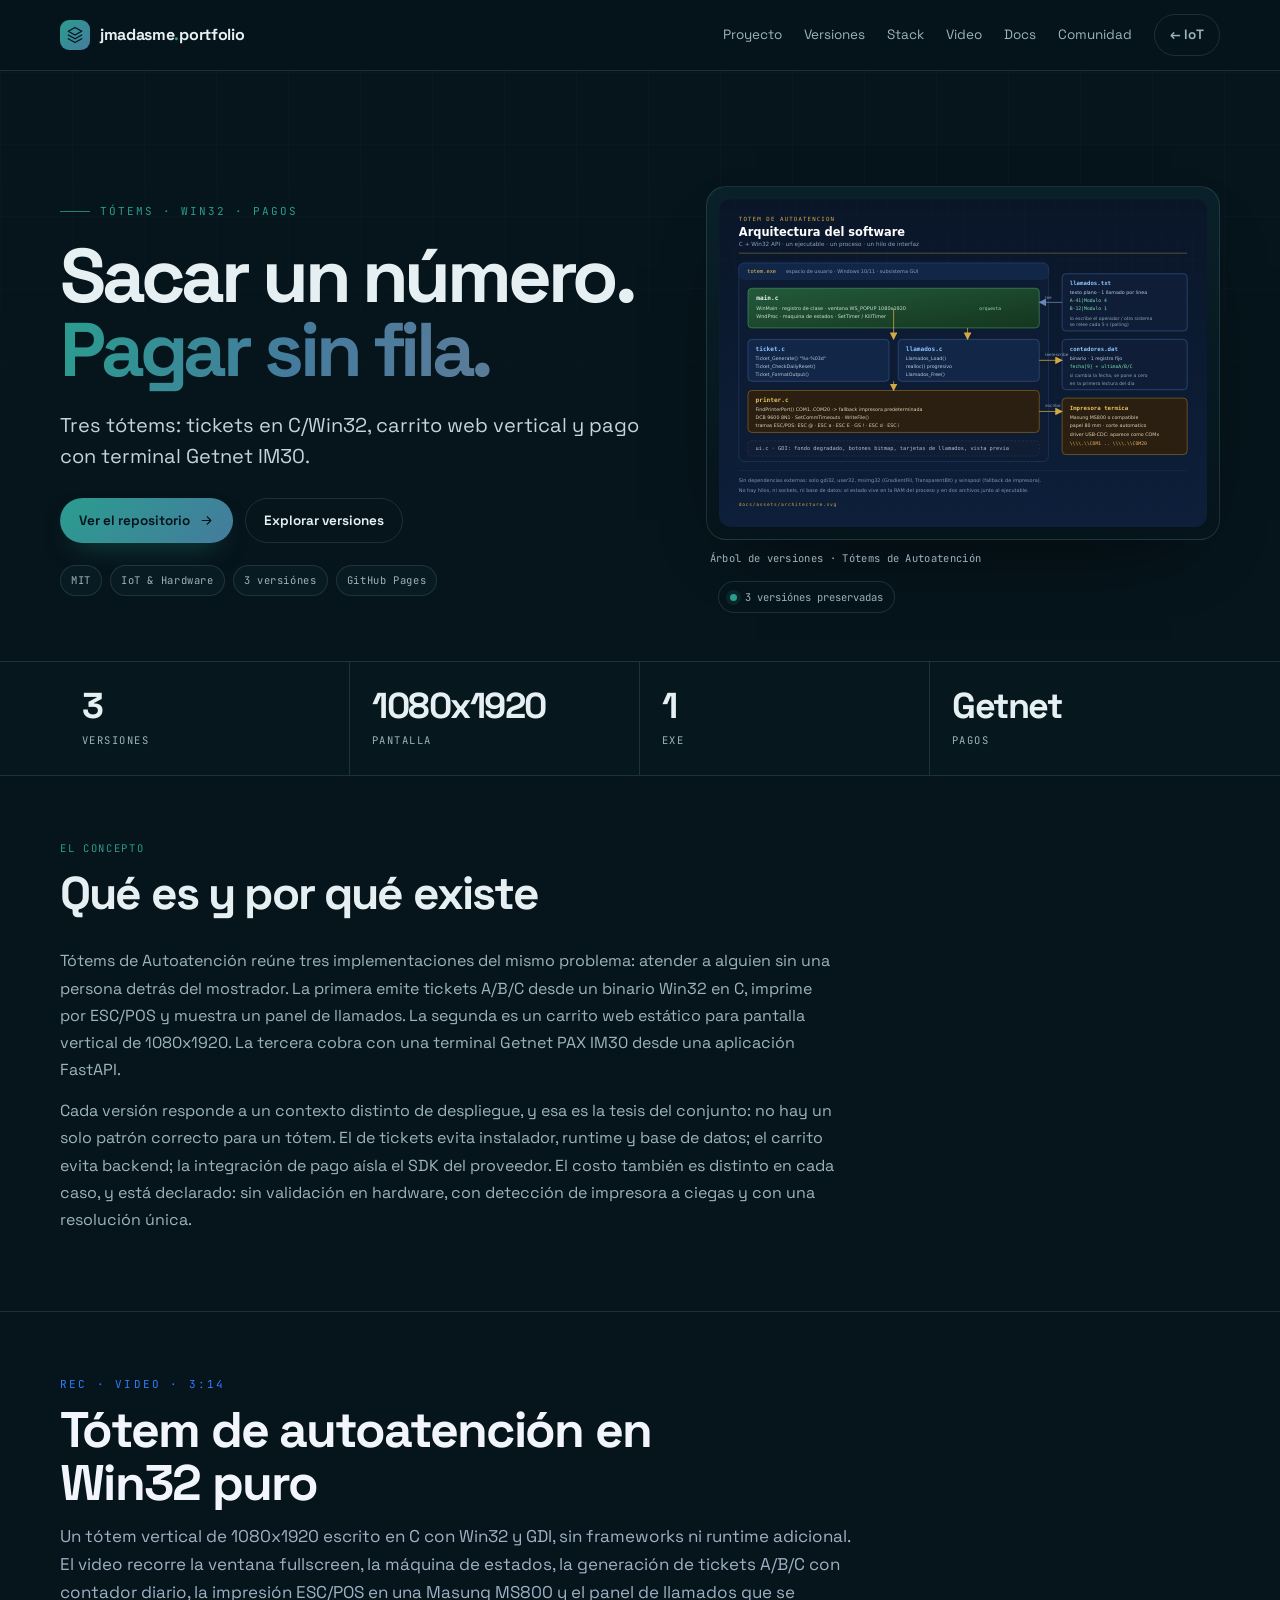
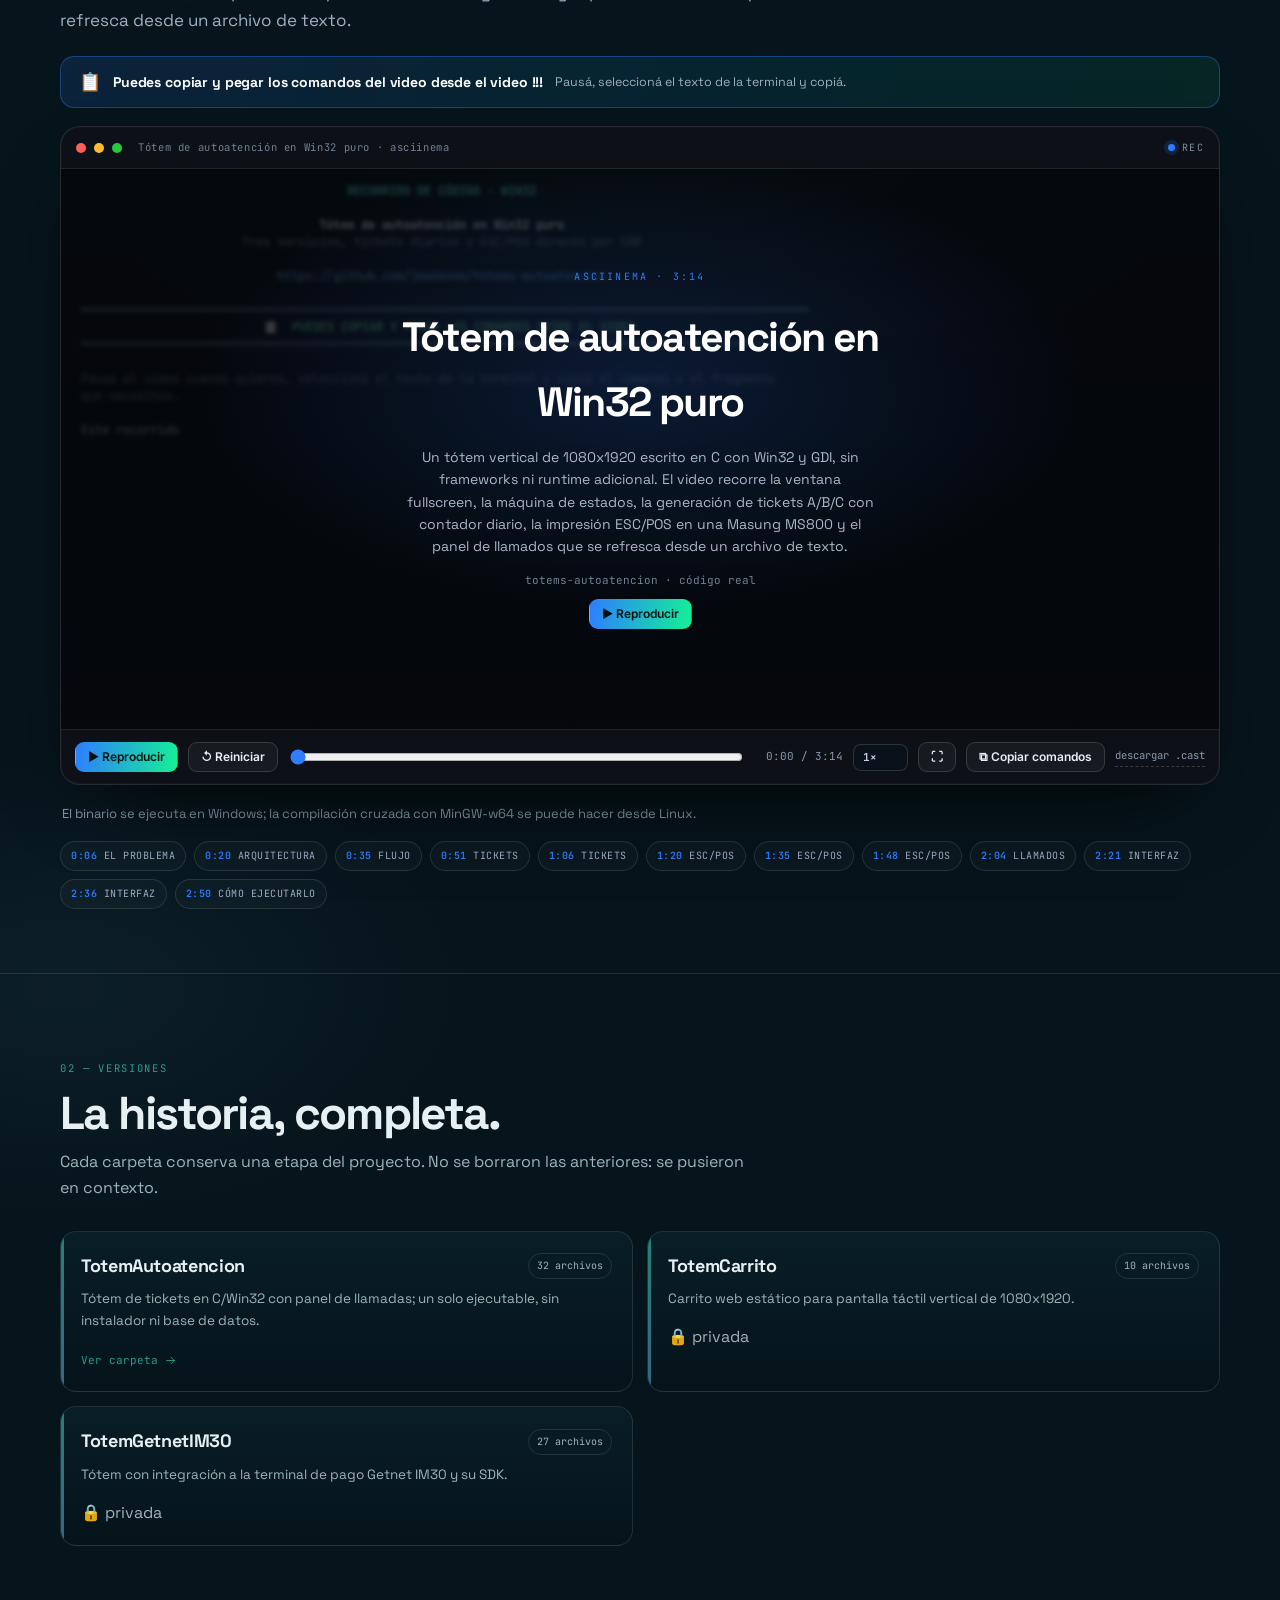
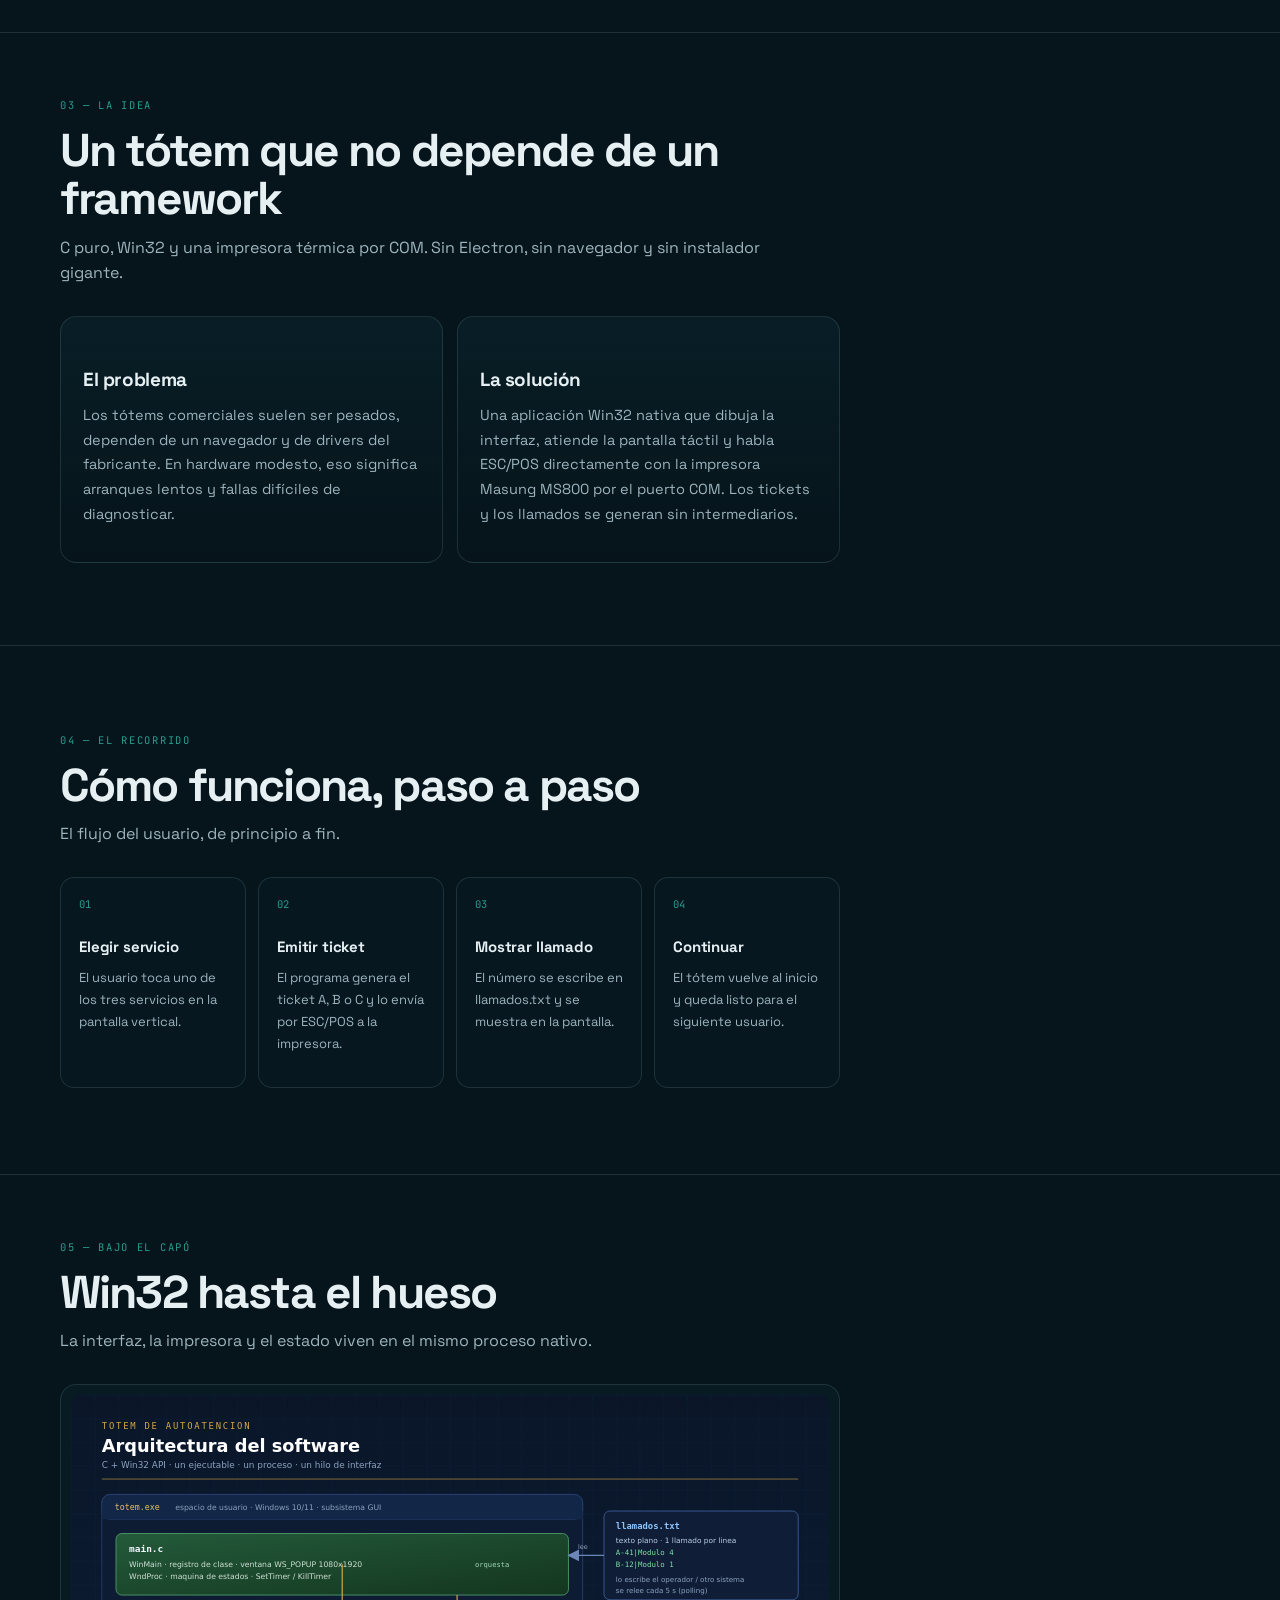
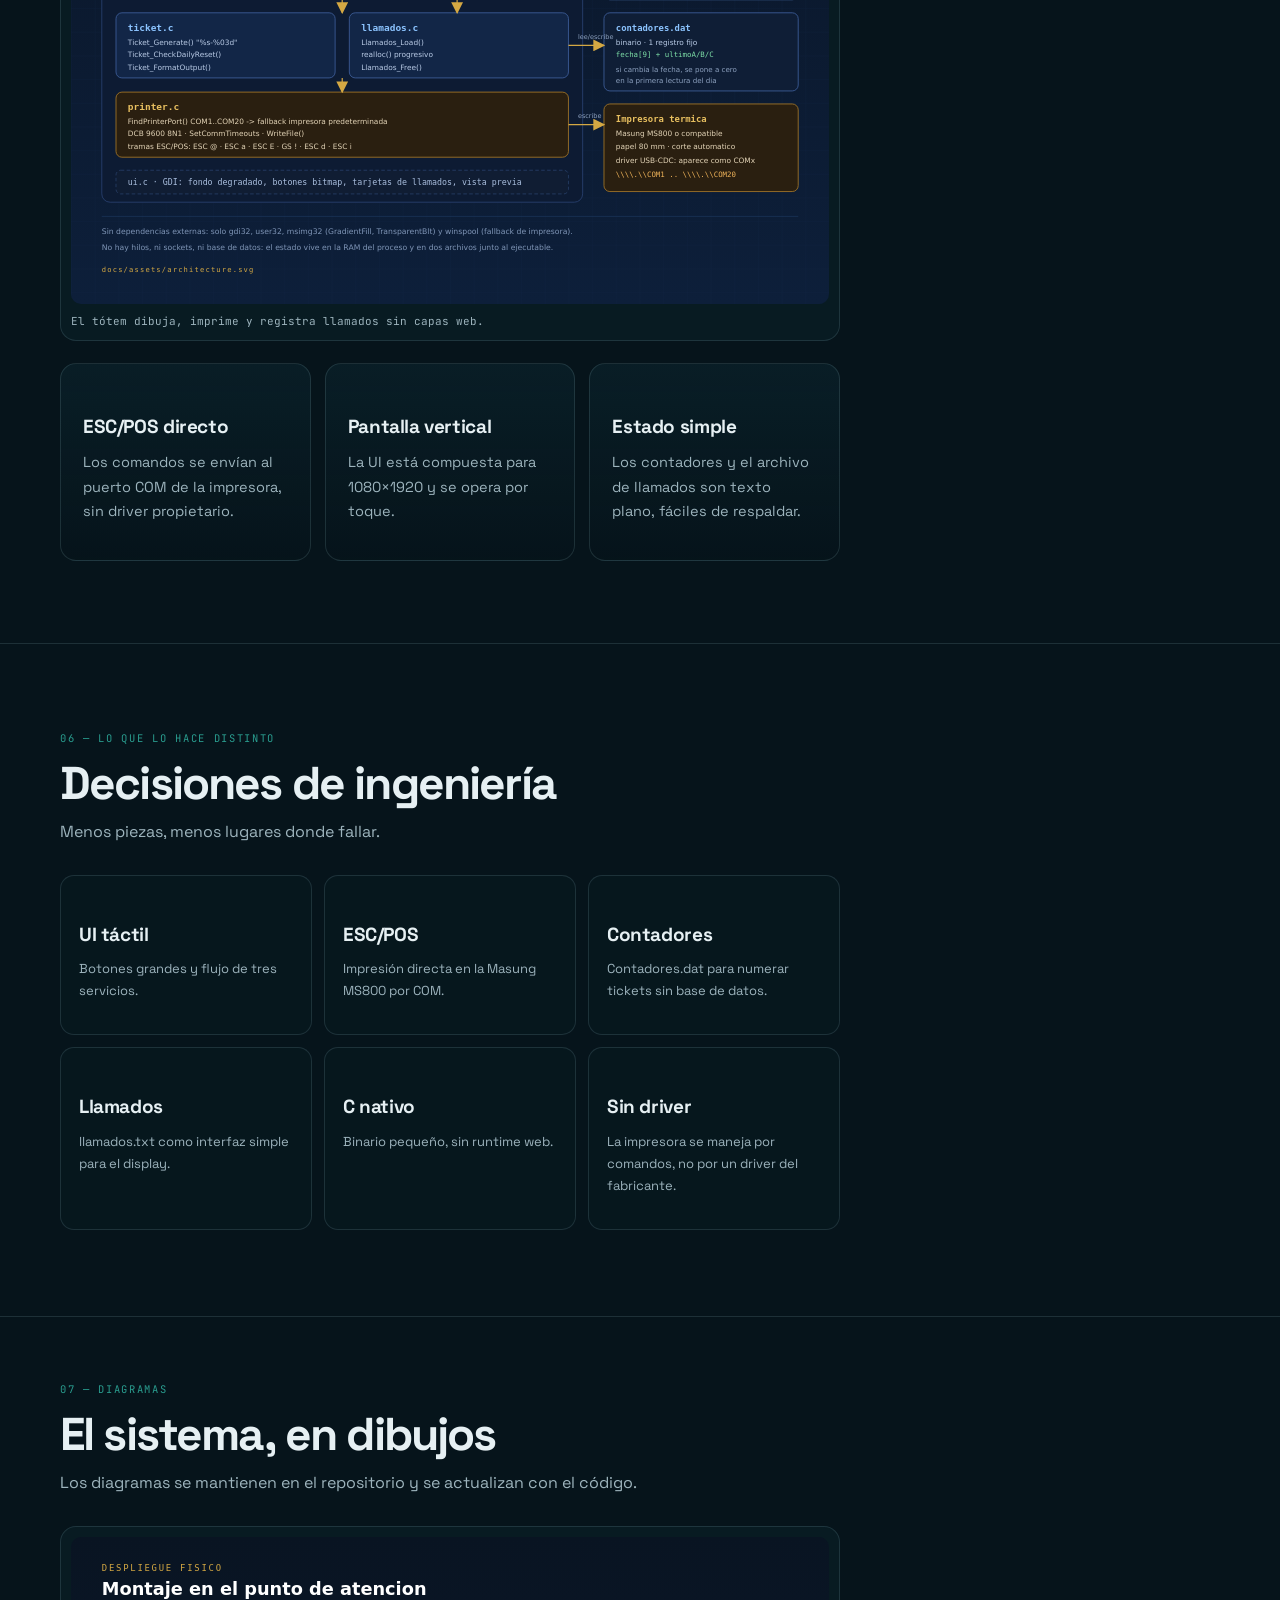
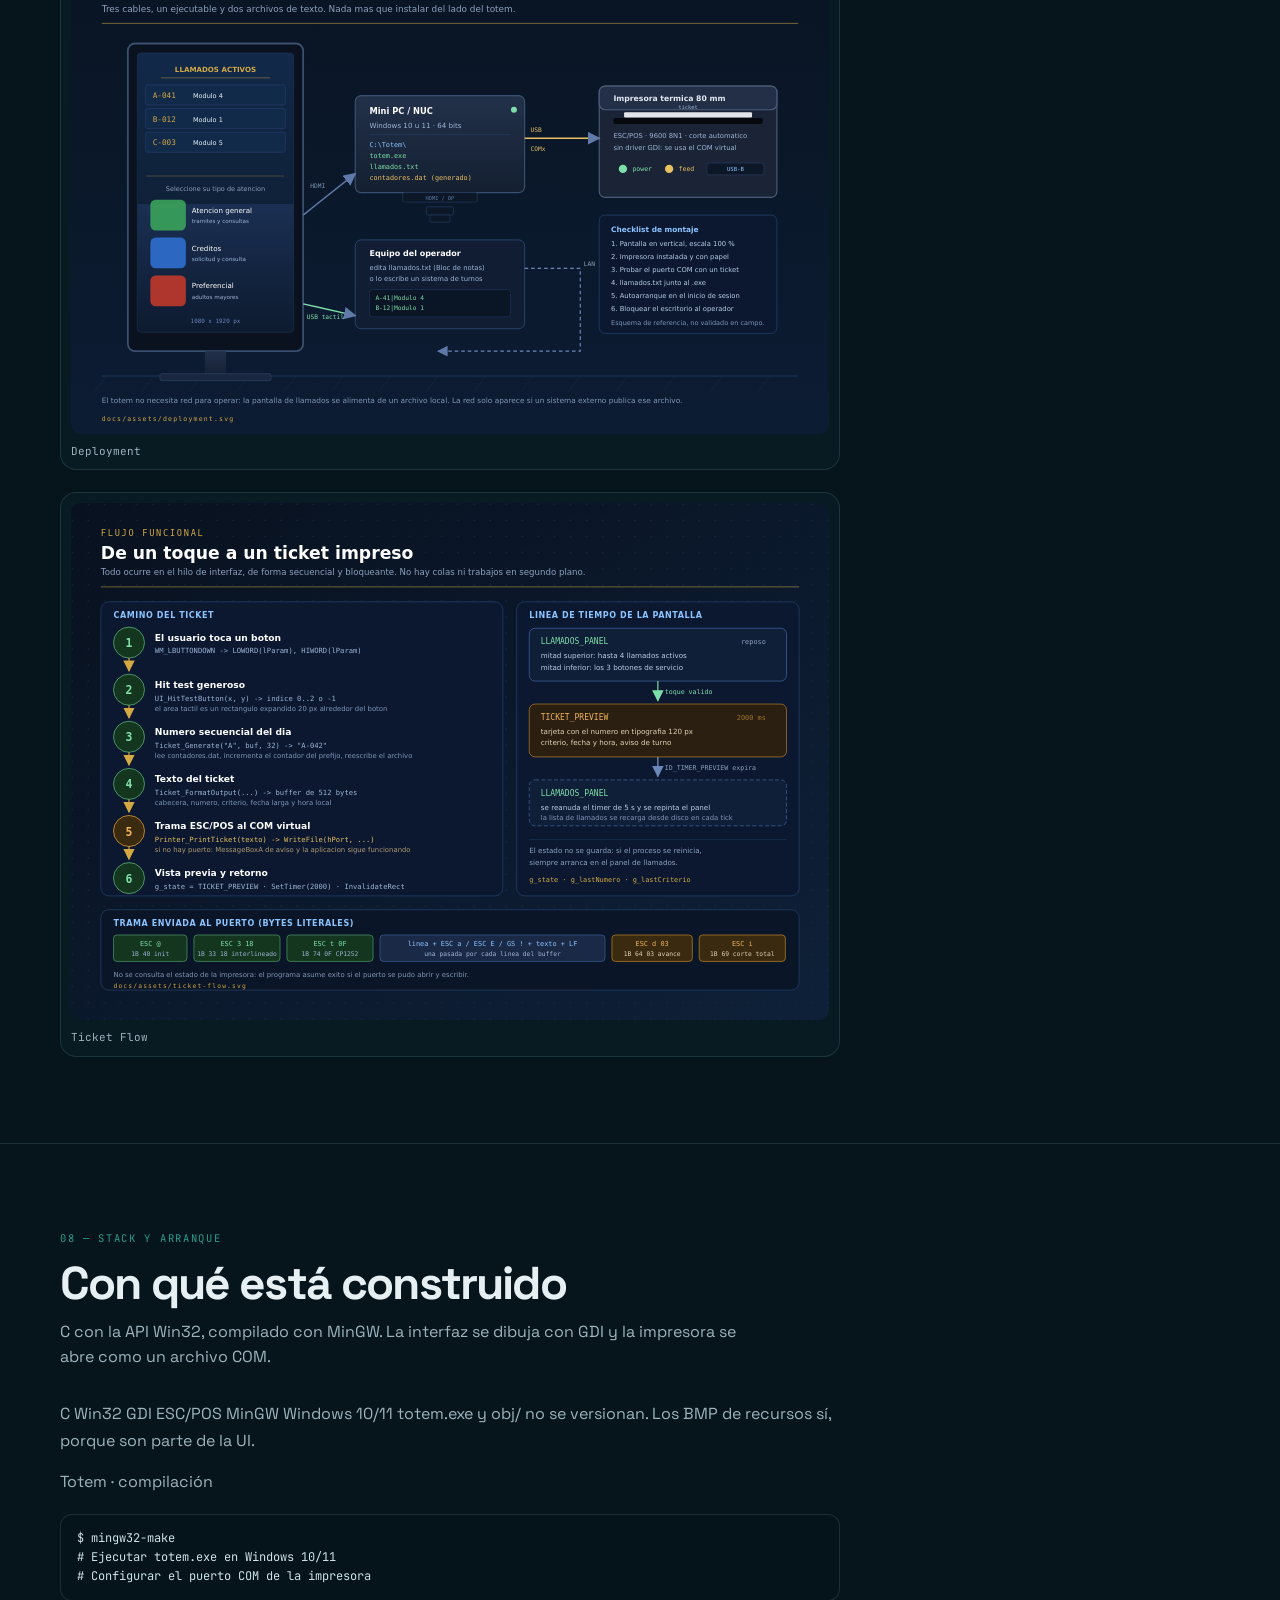
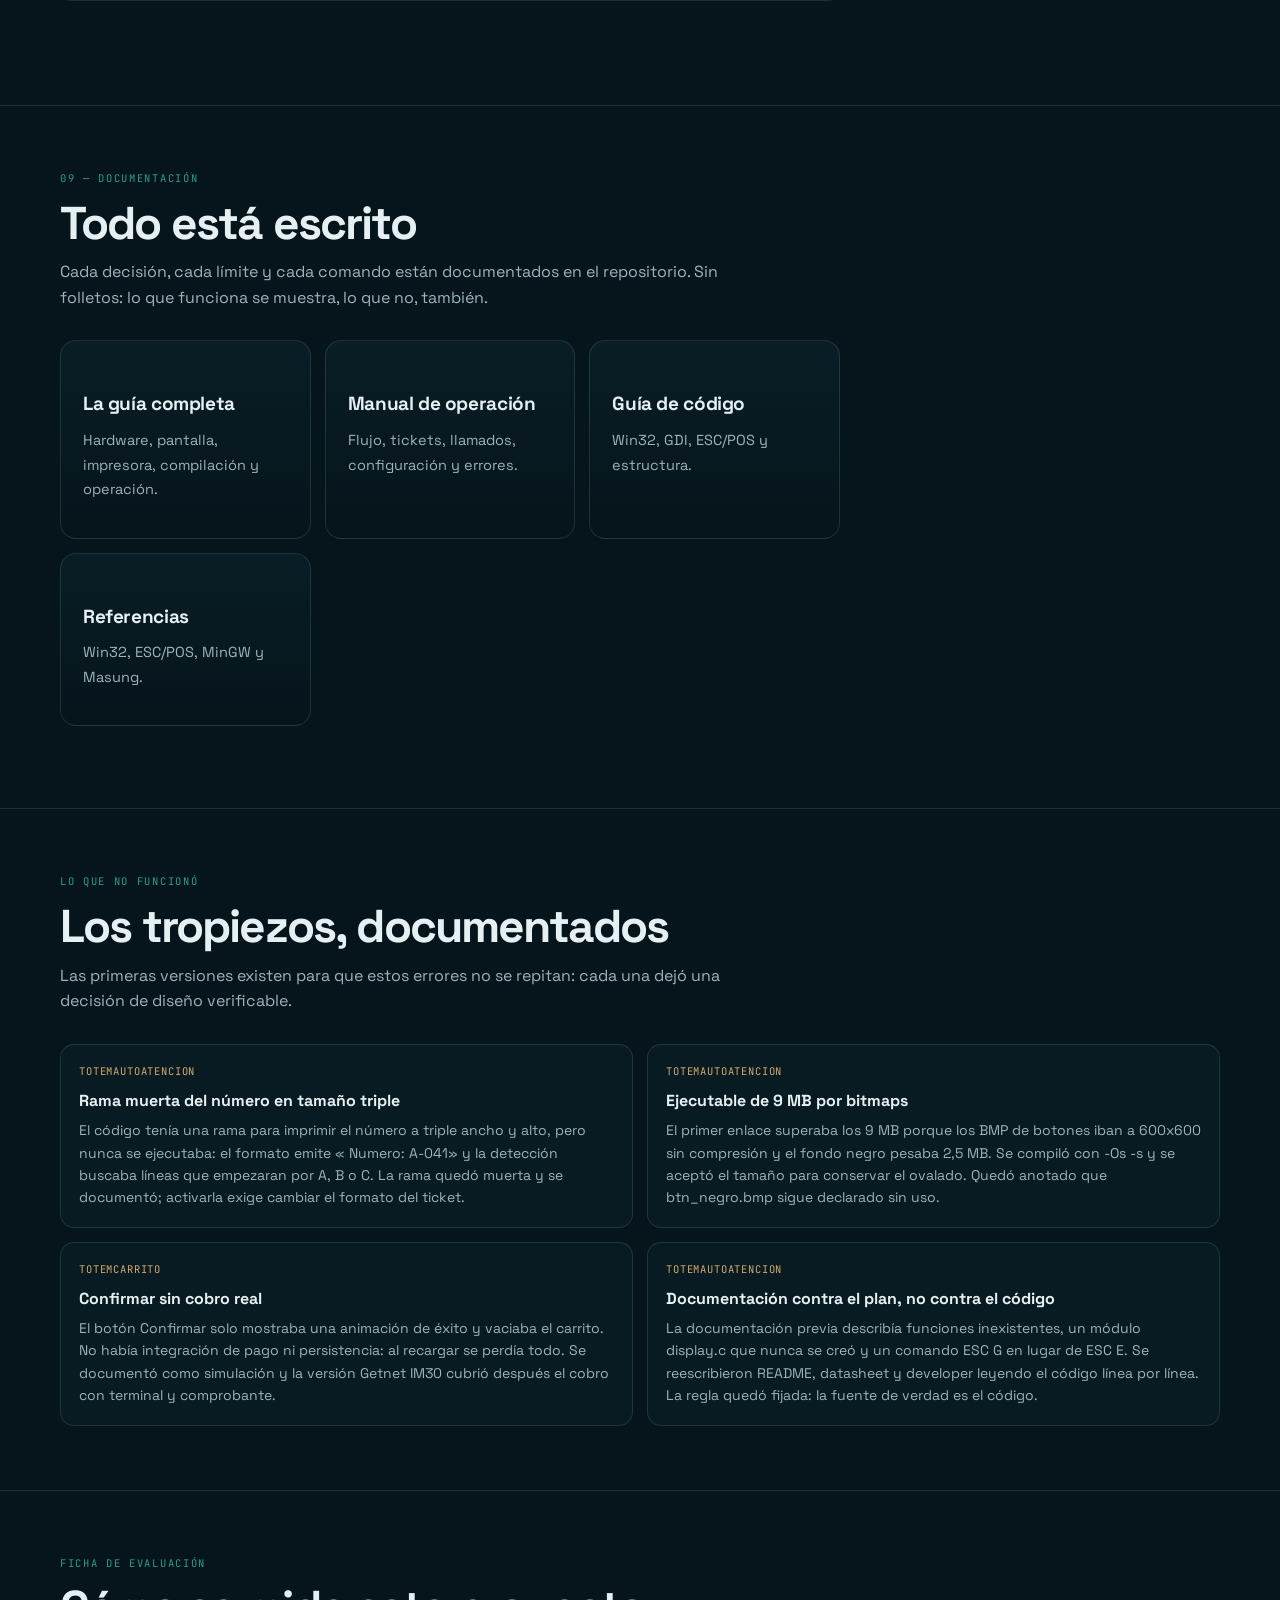
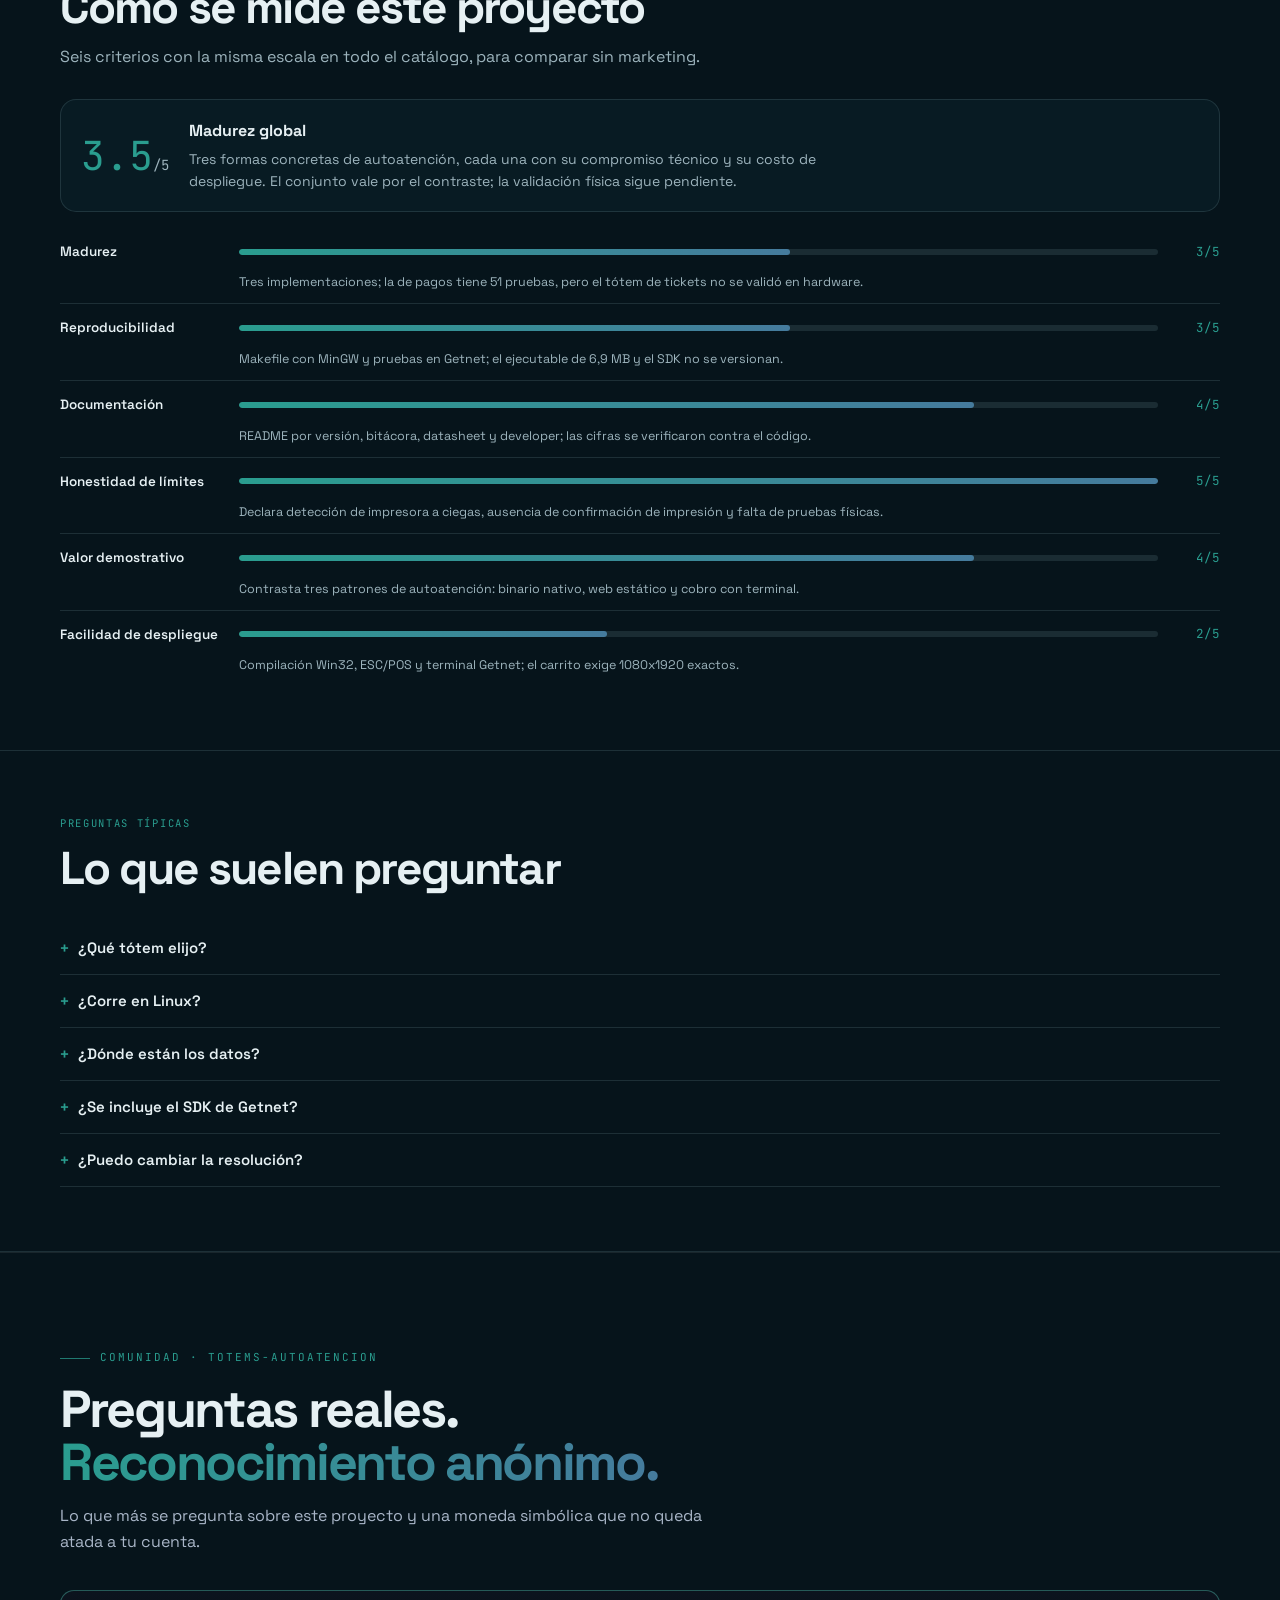
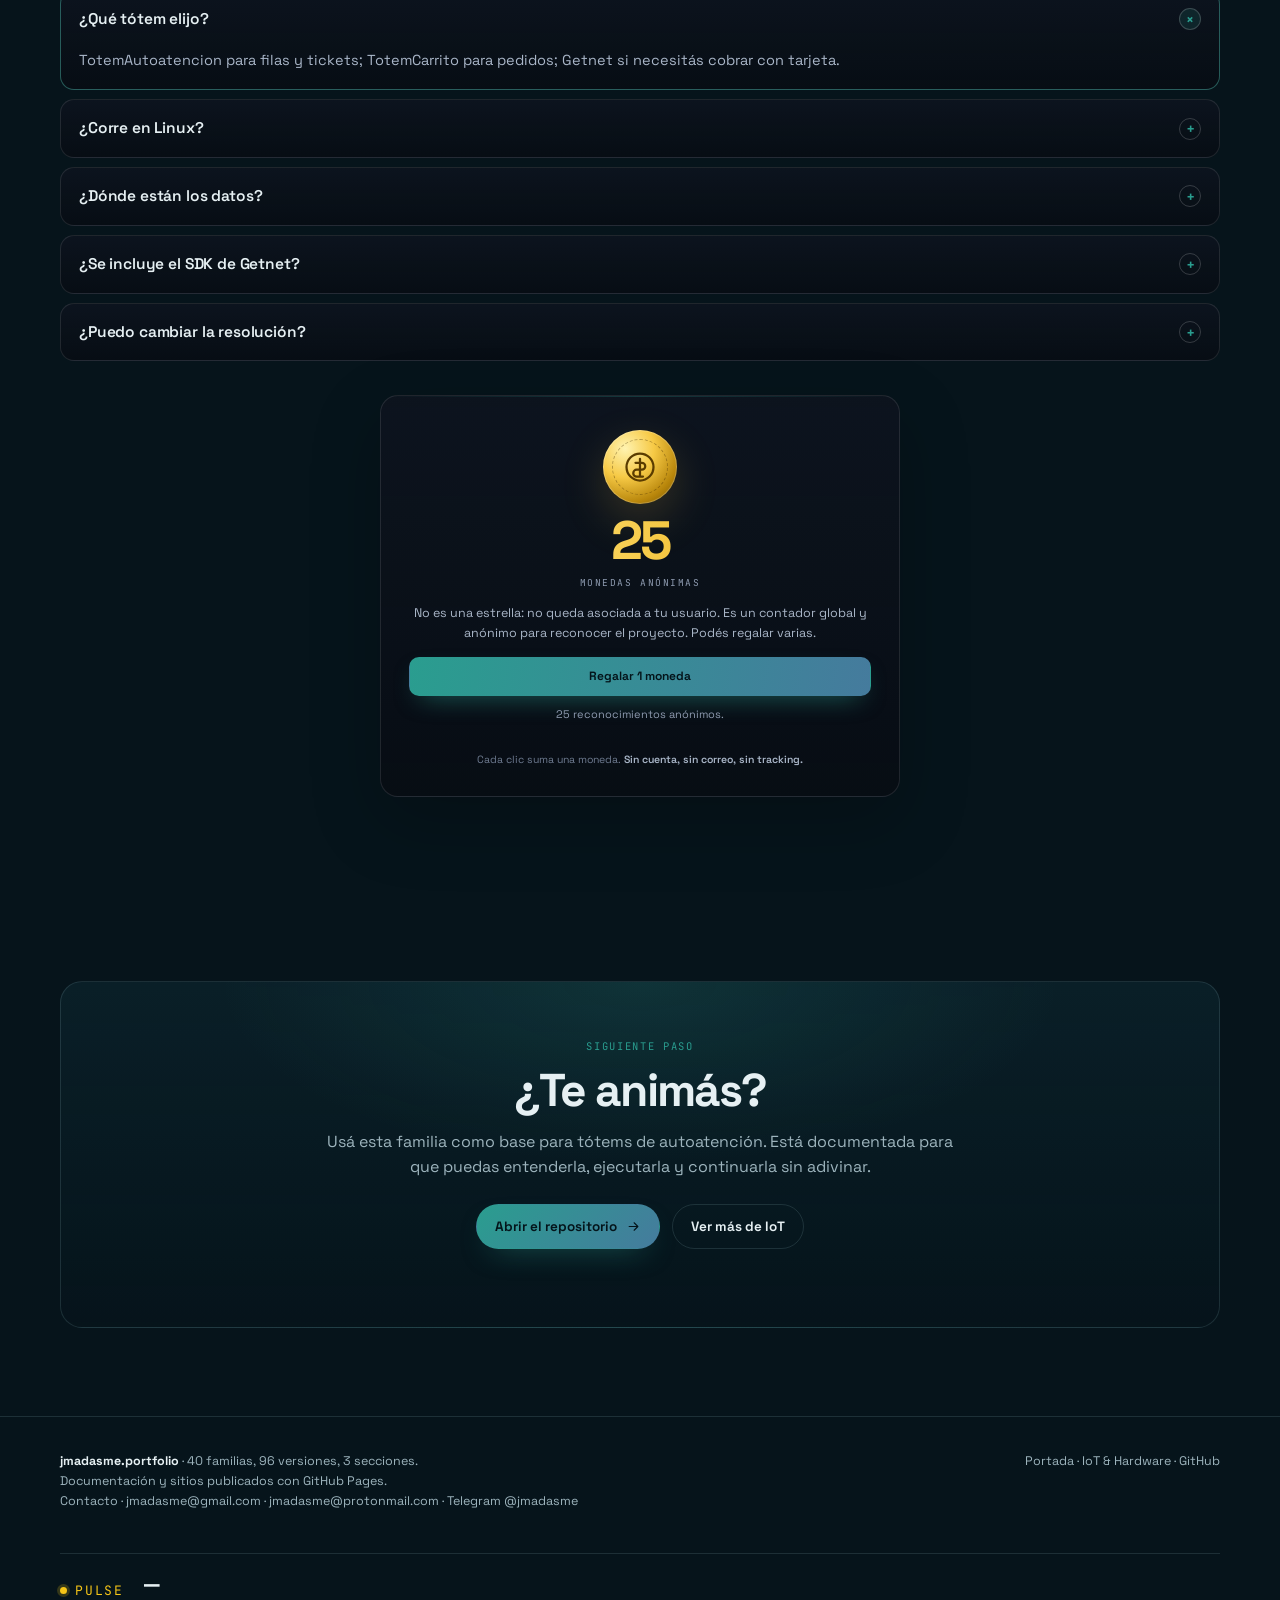
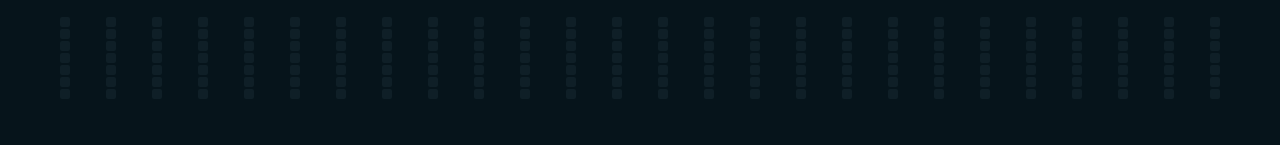
<file: docs/index.html>
<!doctype html>
<html lang="es-CL">
<head>
<meta charset="utf-8">
<meta name="viewport" content="width=device-width,initial-scale=1">
<title>Tótems de Autoatención · jmadasme</title>
<meta name="description" content="Tres implementaciones de autoatención para distintos contextos: un tótem de tickets en C con panel de llamadas, un carrito web para pantalla vertical y una integración con terminal de pago Getnet.">
<meta property="og:title" content="Tótems de Autoatención · jmadasme">
<meta property="og:description" content="Tres implementaciones de autoatención para distintos contextos: un tótem de tickets en C con panel de llamadas, un carrito web para pantalla vertical y una integración con terminal de pago Getnet.">
<meta property="og:image" content="assets/og.png">
<meta property="og:type" content="website">
<meta name="twitter:card" content="summary_large_image">
<link rel="preconnect" href="https://fonts.googleapis.com">
<link rel="preconnect" href="https://fonts.gstatic.com" crossorigin>
<link href="https://fonts.googleapis.com/css2?family=Inter:wght@400;500;600;700&family=JetBrains+Mono:wght@400;500&family=Space+Grotesk:wght@500;600;700&display=swap" rel="stylesheet">
<style>
:root{
  --bg:#06141b;--bg2:#081b23;--panel:#0b222b;
  --line:rgba(148, 190, 200, .16);--text:#e6f0f3;--muted:#9db4bd;
  --accent:#2A9D8F;--accent2:#457B9D;--accent3:#5B7C99;
  --warm:#D6A86A;
  --font:'Space Grotesk','Inter',system-ui,sans-serif;
  --mono:'JetBrains Mono',ui-monospace,SFMono-Regular,Menlo,monospace;
}
*{box-sizing:border-box}
html{scroll-behavior:smooth;scrollbar-width:none}
::-webkit-scrollbar{width:0;height:0}
body{margin:0;background:
  radial-gradient(900px 500px at 85% -10%,rgba(42,157,143,.12),transparent 60%),
  radial-gradient(700px 400px at 5% 20%,rgba(69,123,157,.10),transparent 60%),
  var(--bg);color:var(--text);font-family:var(--font);line-height:1.6;overflow-x:hidden}
body::before{content:"";position:fixed;inset:0;pointer-events:none;z-index:0;
  background-image:linear-gradient(rgba(148,190,200,.035) 1px,transparent 1px),linear-gradient(90deg,rgba(148,190,200,.035) 1px,transparent 1px);
  background-size:72px 72px;mask-image:linear-gradient(to bottom,#000 0%,transparent 70%)}
a{color:inherit;text-decoration:none}
.wrap{width:min(1160px,calc(100% - 40px));margin:0 auto;position:relative;z-index:1}
.nav{position:sticky;top:0;z-index:20;backdrop-filter:blur(16px);background:rgba(6,20,27,.78);border-bottom:1px solid var(--line)}
.nav-in{display:flex;align-items:center;justify-content:space-between;gap:18px;padding:14px 0}
.brand{display:flex;align-items:center;gap:10px;font-weight:700;letter-spacing:-.02em}
.brand-mark{width:30px;height:30px;border-radius:9px;display:grid;place-items:center;background:linear-gradient(135deg,var(--accent),var(--accent2));color:#04141a}
.nav-links{display:flex;align-items:center;gap:22px;font-size:13.5px;color:var(--muted)}
.nav-links a:hover{color:var(--text)}
.btn{display:inline-flex;align-items:center;gap:9px;border-radius:999px;padding:11px 18px;font-weight:650;font-size:13.5px;border:1px solid var(--line);transition:.18s}
.btn-primary{background:linear-gradient(135deg,var(--accent),var(--accent2));color:#04141a;border-color:transparent;box-shadow:0 12px 30px -16px rgba(42,157,143,.7)}
.btn-primary:hover{filter:brightness(1.07);transform:translateY(-1px)}
.btn-ghost:hover{border-color:rgba(148,190,200,.4);background:rgba(148,190,200,.06)}
.hero{padding:clamp(64px,9vw,116px) 0 48px}
.hero-grid{display:grid;grid-template-columns:1.08fr .92fr;gap:42px;align-items:center}
.eyebrow{font-family:var(--mono);font-size:11px;letter-spacing:.18em;text-transform:uppercase;color:var(--accent);display:flex;align-items:center;gap:10px;margin-bottom:18px}
.eyebrow::before{content:"";width:30px;height:1px;background:var(--accent);opacity:.8}
h1{font-size:clamp(42px,6.2vw,76px);line-height:.98;letter-spacing:-.055em;margin:0 0 22px;font-weight:700}
.grad{background:linear-gradient(100deg,var(--accent),var(--accent2) 55%,var(--accent3));-webkit-background-clip:text;background-clip:text;color:transparent}
.lead{font-size:clamp(17px,2vw,20px);color:#c3d4da;max-width:58ch;margin:0 0 26px;line-height:1.55}
.hero-actions{display:flex;gap:12px;flex-wrap:wrap;margin-bottom:22px}
.badges{display:flex;gap:8px;flex-wrap:wrap}
.badge{font-family:var(--mono);font-size:10.5px;letter-spacing:.06em;padding:6px 10px;border:1px solid var(--line);border-radius:999px;color:var(--muted);background:rgba(11,34,43,.55)}
.visual-frame{border:1px solid var(--line);border-radius:20px;padding:12px;background:linear-gradient(180deg,rgba(11,34,43,.9),rgba(6,20,27,.8));box-shadow:0 30px 80px -50px rgba(0,0,0,.9)}
.visual-frame img{width:100%;display:block;border-radius:12px}
.visual-caption{font-family:var(--mono);font-size:10.5px;color:var(--muted);margin:10px 4px 0;letter-spacing:.03em}
.float-chip{display:inline-flex;align-items:center;gap:8px;margin:14px 0 0 12px;font-family:var(--mono);font-size:10.5px;color:var(--muted);border:1px solid var(--line);border-radius:999px;padding:7px 11px;background:rgba(6,20,27,.8)}
.live-dot{width:7px;height:7px;border-radius:50%;background:var(--accent);box-shadow:0 0 0 4px rgba(42,157,143,.12)}
.stats{border-top:1px solid var(--line);border-bottom:1px solid var(--line);background:rgba(8,27,35,.45)}
.stats-grid{display:grid;grid-template-columns:repeat(4,1fr);gap:0}
.stat{padding:26px 22px;border-right:1px solid var(--line)}
.stat:last-child{border-right:0}
.stat-num{font-size:clamp(26px,3vw,36px);font-weight:700;letter-spacing:-.04em;line-height:1}
.stat-label{font-family:var(--mono);font-size:10.5px;text-transform:uppercase;letter-spacing:.14em;color:var(--muted);margin-top:8px}
.section{padding:clamp(52px,7vw,86px) 0;border-bottom:1px solid var(--line)}
.section.tight{padding:clamp(42px,5vw,66px) 0}
.section-head{max-width:760px;margin-bottom:30px}
.kicker{font-family:var(--mono);font-size:10.5px;letter-spacing:.16em;text-transform:uppercase;color:var(--accent);margin-bottom:12px}
h2{font-size:clamp(30px,4vw,46px);line-height:1.05;letter-spacing:-.04em;margin:0 0 12px}
.section-sub{color:var(--muted);font-size:16px;margin:0;max-width:70ch}
.two{display:grid;grid-template-columns:1fr 1fr;gap:16px}
.card{border:1px solid var(--line);border-radius:16px;padding:22px;background:linear-gradient(180deg,rgba(11,34,43,.72),rgba(6,20,27,.6))}
.card h3{margin:0 0 8px;font-size:17px;letter-spacing:-.02em}
.card p{margin:0;color:var(--muted);font-size:14.5px}
.card .tag{font-family:var(--mono);font-size:10px;letter-spacing:.12em;text-transform:uppercase;color:var(--accent);margin-bottom:10px;display:block}
.timeline{display:grid;grid-template-columns:repeat(4,1fr);gap:12px}
.step{border:1px solid var(--line);border-radius:14px;padding:18px;background:rgba(8,27,35,.55)}
.step-n{font-family:var(--mono);font-size:10.5px;color:var(--accent);margin-bottom:10px}
.step h4{margin:0 0 6px;font-size:14.5px}
.step p{margin:0;color:var(--muted);font-size:13px}
.versions{display:grid;grid-template-columns:repeat(2,1fr);gap:14px}
.version{border:1px solid var(--line);border-radius:16px;padding:20px;background:linear-gradient(180deg,rgba(11,34,43,.7),rgba(6,20,27,.55));position:relative;overflow:hidden}
.version::before{content:"";position:absolute;left:0;top:0;bottom:0;width:3px;background:linear-gradient(180deg,var(--accent),var(--accent2));opacity:.8}
.version-top{display:flex;align-items:center;justify-content:space-between;gap:10px;margin-bottom:8px}
.version h3{margin:0;font-size:18px;letter-spacing:-.02em}
.version .count{font-family:var(--mono);font-size:10px;color:var(--muted);border:1px solid var(--line);padding:4px 8px;border-radius:999px}
.version p{margin:0 0 14px;color:var(--muted);font-size:13.5px}
.version a{font-family:var(--mono);font-size:11px;color:var(--accent);display:inline-flex;align-items:center;gap:6px}
.version a:hover{color:var(--text)}
.features{display:grid;grid-template-columns:repeat(3,1fr);gap:12px}
.feature{border:1px solid var(--line);border-radius:14px;padding:18px;background:rgba(8,27,35,.45)}
.feature h4{margin:0 0 6px;font-size:14.5px}
.feature p{margin:0;color:var(--muted);font-size:13px}
.stack-grid{display:grid;grid-template-columns:1fr 1fr;gap:16px;align-items:start}
.chips{display:flex;flex-wrap:wrap;gap:8px;margin-bottom:14px}
.chip{font-family:var(--mono);font-size:10.5px;padding:6px 10px;border:1px solid var(--line);border-radius:999px;color:var(--muted);background:rgba(11,34,43,.55)}
.note{display:flex;gap:10px;align-items:flex-start;border:1px solid var(--line);border-radius:12px;padding:13px;color:var(--muted);font-size:12.5px;background:rgba(11,34,43,.35)}
.note svg{flex:0 0 auto;color:var(--accent);margin-top:1px}
.terminal{border:1px solid var(--line);border-radius:14px;background:#041016;overflow:hidden}
.terminal-bar{display:flex;align-items:center;gap:6px;padding:10px 12px;border-bottom:1px solid var(--line);background:rgba(11,34,43,.7)}
.dot{width:8px;height:8px;border-radius:50%;background:#36515c}
.dot:first-child{background:#9b5b5b}.dot:nth-child(2){background:#9b8a5b}.dot:nth-child(3){background:#4f8f78}
.terminal pre{margin:0;padding:16px;overflow:auto;font-family:var(--mono);font-size:12px;line-height:1.75;color:#c9dde2}
.docs{display:grid;grid-template-columns:repeat(3,1fr);gap:12px}
.doc{display:flex;flex-direction:column;gap:6px;border:1px solid var(--line);border-radius:14px;padding:17px;background:rgba(8,27,35,.45);transition:.18s}
.doc:hover{border-color:rgba(42,157,143,.45);transform:translateY(-2px)}
.doc .tag{font-family:var(--mono);font-size:9.5px;letter-spacing:.12em;color:var(--accent);text-transform:uppercase}
.doc h4{margin:0;font-size:14.5px}
.doc p{margin:0;color:var(--muted);font-size:12.5px}
.cta{padding:clamp(54px,7vw,88px) 0;text-align:center}
.cta-box{border:1px solid var(--line);border-radius:22px;padding:clamp(30px,5vw,56px);background:
  radial-gradient(600px 260px at 50% 0%,rgba(42,157,143,.16),transparent 70%),
  linear-gradient(180deg,rgba(11,34,43,.8),rgba(6,20,27,.65))}
.cta h2{max-width:22ch;margin:0 auto 14px}
.cta p{color:var(--muted);max-width:64ch;margin:0 auto 24px}
.footer{border-top:1px solid var(--line);padding:34px 0 46px;color:var(--muted);font-size:12.5px}
.footer-grid{display:flex;justify-content:space-between;gap:20px;flex-wrap:wrap}
.footer a{color:var(--muted)}.footer a:hover{color:var(--text)}
.reveal{opacity:1;transform:none}
@media(max-width:900px){
  .hero-grid,.stack-grid{grid-template-columns:1fr}
  .stats-grid{grid-template-columns:1fr 1fr}
  .stat:nth-child(2){border-right:0}
  .timeline,.features,.docs{grid-template-columns:1fr 1fr}
  .versions{grid-template-columns:1fr}
}
@media(max-width:620px){
  .nav-links a:not(.btn){display:none}
  .two,.timeline,.features,.docs{grid-template-columns:1fr}
  .stats-grid{grid-template-columns:1fr}
  .stat{border-right:0;border-bottom:1px solid var(--line)}
  h1{font-size:42px}
}

/* ── Contenido heredado del proyecto original, en clave sobria ── */
.rich{max-width:78ch}
.rich p{margin:0 0 14px;color:#c3d4da}
.rich h3{margin:26px 0 10px;font-size:19px;letter-spacing:-.02em}
.rich h4{margin:22px 0 8px;font-size:15px;letter-spacing:-.01em}
.rich ul,.rich ol{margin:0 0 16px;padding-left:22px;color:#c3d4da}
.rich li{margin:0 0 6px}
.rich figure{margin:22px 0;border:1px solid var(--line);border-radius:16px;padding:10px;background:rgba(11,34,43,.5)}
.rich figure img{width:100%;display:block;border-radius:10px}
.rich figcaption{font-family:var(--mono);font-size:11px;color:var(--muted);margin-top:9px;line-height:1.5}
.rich .table-wrap{overflow-x:auto;margin:18px 0;border:1px solid var(--line);border-radius:12px}
.rich table{border-collapse:collapse;width:100%;font-size:13.5px}
.rich th,.rich td{padding:9px 12px;border-bottom:1px solid var(--line);text-align:left;vertical-align:top}
.rich th{font-family:var(--mono);font-size:10.5px;letter-spacing:.08em;text-transform:uppercase;color:var(--muted);background:rgba(11,34,43,.6)}
.rich tr:last-child td{border-bottom:0}
.rich pre{margin:18px 0;padding:14px 16px;border:1px solid var(--line);border-radius:12px;background:#04141a;overflow-x:auto;font-family:var(--mono);font-size:12px;line-height:1.6;color:#cfe3e8}
.rich code{font-family:var(--mono);font-size:.92em}
.rich .note{margin:18px 0;padding:13px 16px;border-left:2px solid var(--accent);background:rgba(42,157,143,.07);color:#c3d4da;font-size:14px}
.rich .card-grid{display:grid;grid-template-columns:repeat(auto-fit,minmax(220px,1fr));gap:14px;margin:18px 0}
.rich .card-grid .card{margin:0}


.rich h3{margin:26px 0 8px}
.rich p{margin:0 0 14px;color:var(--muted);line-height:1.7}
.fail-grid{display:grid;grid-template-columns:repeat(2,minmax(0,1fr));gap:14px;margin-top:6px}
.fail{background:rgba(11,34,43,.55);border:1px solid var(--line);border-radius:14px;padding:18px}
.fail .v{font-family:var(--mono);font-size:10.5px;letter-spacing:.08em;text-transform:uppercase;color:var(--warm,#D6A86A)}
.fail h3{font-size:16px;margin:8px 0 6px}
.fail p{font-size:14px;margin:0;color:var(--muted)}
.rating-head{display:flex;align-items:center;gap:20px;margin:6px 0 18px;padding:18px 20px;border:1px solid var(--line);border-radius:16px;background:rgba(11,34,43,.55)}
.rating-avg{font-family:var(--mono);font-size:40px;line-height:1;color:var(--accent)}
.rating-avg small{font-size:14px;color:var(--muted)}
.rating-head p{margin:4px 0 0;font-size:14px;color:var(--muted);max-width:70ch}
.rating{display:grid;gap:2px}
.rating-row{display:grid;grid-template-columns:165px minmax(90px,1fr) 48px;gap:14px;align-items:center;padding:11px 0;border-bottom:1px solid var(--line)}
.rating-row:last-child{border-bottom:0}
.rating-name{font-size:13.5px;font-weight:600}
.rating-bar{height:6px;border-radius:99px;background:rgba(148,190,200,.14);overflow:hidden}
.rating-bar i{display:block;height:100%;border-radius:99px;background:linear-gradient(90deg,var(--accent),var(--accent2))}
.rating-score{font-family:var(--mono);font-size:12.5px;color:var(--accent);text-align:right}
.rating-note{grid-column:2/-1;font-size:12.5px;color:var(--muted);margin-top:-4px}
.faq{display:grid;gap:0;margin-top:4px}
.faq details{border-bottom:1px solid var(--line);padding:14px 0}
.faq summary{cursor:pointer;font-weight:600;font-size:15px;list-style:none}
.faq summary::-webkit-details-marker{display:none}
.faq summary::before{content:"+";display:inline-block;width:18px;color:var(--accent);font-family:var(--mono)}
.faq details[open] summary::before{content:"–"}
.faq p{margin:10px 0 0 18px;font-size:14px;color:var(--muted)}
@media(max-width:720px){
  .fail-grid{grid-template-columns:1fr}
  .rating-head{flex-direction:column;align-items:flex-start}
  .rating-row{grid-template-columns:120px 1fr 44px}
}

</style>
<link rel="stylesheet" href="assets/community.css?v=1">
<link href="rec/player.css?v=1" rel="stylesheet"/>
</head>
<body>
<header class="nav"><div class="wrap nav-in">
  <a class="brand" href="/"><span class="brand-mark"><svg viewBox="0 0 24 24" width="18" height="18" fill="none" stroke="currentColor" stroke-width="1.7" stroke-linecap="round" stroke-linejoin="round" aria-hidden="true"><path d="m12 2 9 5-9 5-9-5 9-5z"/><path d="m3 12 9 5 9-5M3 17l9 5 9-5"/></svg></span><span>jmadasme<span style="color:var(--accent)">.</span>portfolio</span></a>
  <nav class="nav-links">
    <a href="#proyecto">Proyecto</a><a href="#versiones">Versiones</a><a href="#stack">Stack</a><a href="#video">Video</a>
<a href="#docs">Docs</a><a href="#comunidad">Comunidad</a>
    <a class="btn btn-ghost" style="padding:9px 15px" href="/iot/">← IoT</a>
  </nav>
</div></header>
<main id="top">
<section class="hero"><div class="wrap hero-grid">
  <div class="hero-copy">
    <div class="eyebrow">Tótems · Win32 · Pagos</div>
    <h1>Sacar un número.<br><span class='grad'>Pagar sin fila.</span></h1>
    <p class="lead">Tres tótems: tickets en C/Win32, carrito web vertical y pago con terminal Getnet IM30.</p>
    <div class="hero-actions">
      <a class="btn btn-primary" href="https://github.com/jmadasme/totems-autoatencion" target="_blank" rel="noopener">Ver el repositorio <svg viewBox="0 0 24 24" width="15" height="15" fill="none" stroke="currentColor" stroke-width="1.7" stroke-linecap="round" stroke-linejoin="round" aria-hidden="true"><path d="M5 12h14M13 6l6 6-6 6"/></svg></a>
      <a class="btn btn-ghost" href="#versiones">Explorar versiones</a>
    </div>
    <div class="badges"><span class="badge">MIT</span><span class="badge">IoT &amp; Hardware</span><span class="badge">3 versiónes</span><span class="badge">GitHub Pages</span></div>
  </div>
  <div class="hero-visual">
    <div class="visual-frame"><img src="assets/architecture.svg" alt="Árbol de versiones de Tótems de Autoatención"></div>
    <div class="visual-caption">Árbol de versiones · Tótems de Autoatención</div>
    <div class="float-chip"><span class="live-dot"></span>3 versiónes preservadas</div>
  </div>
</div></section>

<section class="stats"><div class="wrap stats-grid"><div class="stat"><div class="stat-num">3</div><div class="stat-label">versiones</div></div><div class="stat"><div class="stat-num">1080x1920</div><div class="stat-label">pantalla</div></div><div class="stat"><div class="stat-num">1</div><div class="stat-label">exe</div></div><div class="stat"><div class="stat-num">Getnet</div><div class="stat-label">pagos</div></div></div></section>

<section class="section tight"><div class="wrap"><div class="section-head reveal"><div class="kicker">El concepto</div><h2>Qué es y por qué existe</h2></div><div class="rich reveal"><p>Tótems de Autoatención reúne tres implementaciones del mismo problema: atender a alguien sin una persona detrás del mostrador. La primera emite tickets A/B/C desde un binario Win32 en C, imprime por ESC/POS y muestra un panel de llamados. La segunda es un carrito web estático para pantalla vertical de 1080x1920. La tercera cobra con una terminal Getnet PAX IM30 desde una aplicación FastAPI.</p><p>Cada versión responde a un contexto distinto de despliegue, y esa es la tesis del conjunto: no hay un solo patrón correcto para un tótem. El de tickets evita instalador, runtime y base de datos; el carrito evita backend; la integración de pago aísla el SDK del proveedor. El costo también es distinto en cada caso, y está declarado: sin validación en hardware, con detección de impresora a ciegas y con una resolución única.</p></div></div></section>
<section class="section tight rec-section" id="video" style="--accent:#2E7DFF;--accent2:#14F195">
<div class="wrap">
<div class="rec-kicker">REC · VIDEO · 3:14</div>
<h2 class="rec-h2">Tótem de autoatención en Win32 puro</h2>
<p class="rec-lead">Un tótem vertical de 1080x1920 escrito en C con Win32 y GDI, sin frameworks ni runtime adicional. El video recorre la ventana fullscreen, la máquina de estados, la generación de tickets A/B/C con contador diario, la impresión ESC/POS en una Masung MS800 y el panel de llamados que se refresca desde un archivo de texto.</p>
<div class="rec-banner">
<span class="rec-banner-icon">📋</span>
<strong>Puedes copiar y pegar los comandos del video desde el video !!!</strong>
<span>Pausá, seleccioná el texto de la terminal y copiá.</span>
</div>
<div class="rec-shell">
<div class="rec-bar"><i></i><i></i><i></i><span class="rec-title">Tótem de autoatención en Win32 puro · asciinema</span><span class="rec-rec"><b></b>REC</span></div>
<div class="rec-screen-wrap">
<div class="rec-screen" id="rec-screen"></div>
<div class="rec-poster" id="rec-poster">
<div class="rec-kicker">ASCIINEMA · 3:14</div>
<h3>Tótem de autoatención en Win32 puro</h3>
<p>Un tótem vertical de 1080x1920 escrito en C con Win32 y GDI, sin frameworks ni runtime adicional. El video recorre la ventana fullscreen, la máquina de estados, la generación de tickets A/B/C con contador diario, la impresión ESC/POS en una Masung MS800 y el panel de llamados que se refresca desde un archivo de texto.</p>
<div class="rec-poster-meta">totems-autoatencion · código real</div>
<button class="rec-btn rec-primary" id="rec-start" type="button">▶ Reproducir</button>
</div>
</div>
<div class="rec-controls">
<button class="rec-btn rec-primary" id="rec-play" type="button">▶ Reproducir</button>
<button class="rec-btn" id="rec-restart" type="button">↺ Reiniciar</button>
<input class="rec-progress" id="rec-range" type="range" min="0" max="1000" value="0" aria-label="Progreso"/>
<span class="rec-time" id="rec-time">0:00 / 3:14</span>
<select class="rec-speed" id="rec-speed" aria-label="Velocidad"><option value="1">1×</option><option value="1.25">1.25×</option><option value="1.5">1.5×</option><option value="2">2×</option></select>
<button class="rec-btn" id="rec-full" type="button" title="Pantalla completa">⛶</button>
<button class="rec-btn" id="rec-copy" type="button">⧉ Copiar comandos</button>
<a class="rec-download" href="rec/totems-autoatencion.cast" download>descargar .cast</a>
</div>
</div>
<p class="rec-note">El binario se ejecuta en Windows; la compilación cruzada con MinGW-w64 se puede hacer desde Linux.</p>
<div class="rec-chapters"><span class="rec-chip"><b>0:06</b> EL PROBLEMA</span><span class="rec-chip"><b>0:20</b> ARQUITECTURA</span><span class="rec-chip"><b>0:35</b> FLUJO</span><span class="rec-chip"><b>0:51</b> TICKETS</span><span class="rec-chip"><b>1:06</b> TICKETS</span><span class="rec-chip"><b>1:20</b> ESC/POS</span><span class="rec-chip"><b>1:35</b> ESC/POS</span><span class="rec-chip"><b>1:48</b> ESC/POS</span><span class="rec-chip"><b>2:04</b> LLAMADOS</span><span class="rec-chip"><b>2:21</b> INTERFAZ</span><span class="rec-chip"><b>2:36</b> INTERFAZ</span><span class="rec-chip"><b>2:50</b> CÓMO EJECUTARLO</span></div>
</div>
</section>

<section class="section" id="versiones"><div class="wrap">
  <div class="section-head reveal"><div class="kicker">02 — Versiones</div><h2>La historia, completa.</h2><p class="section-sub">Cada carpeta conserva una etapa del proyecto. No se borraron las anteriores: se pusieron en contexto.</p></div>
  <div class="versions"><article class="version reveal">
  <div class="version-top"><h3>TotemAutoatencion</h3><span class="count">32 archivos</span></div>
  <p>Tótem de tickets en C/Win32 con panel de llamadas; un solo ejecutable, sin instalador ni base de datos.</p>
  <a href="https://github.com/jmadasme/totems-autoatencion/tree/main/versions/TotemAutoatencion" target="_blank" rel="noopener">Ver carpeta <svg viewBox="0 0 24 24" width="13" height="13" fill="none" stroke="currentColor" stroke-width="1.7" stroke-linecap="round" stroke-linejoin="round" aria-hidden="true"><path d="M5 12h14M13 6l6 6-6 6"/></svg></a>
</article><article class="version reveal">
  <div class="version-top"><h3>TotemCarrito</h3><span class="count">10 archivos</span></div>
  <p>Carrito web estático para pantalla táctil vertical de 1080x1920.</p>
  <span class="lock" style="color:var(--muted)">🔒 privada</span>
</article><article class="version reveal">
  <div class="version-top"><h3>TotemGetnetIM30</h3><span class="count">27 archivos</span></div>
  <p>Tótem con integración a la terminal de pago Getnet IM30 y su SDK.</p>
  <span class="lock" style="color:var(--muted)">🔒 privada</span>
</article></div>
</div></section>
<section class="section tight"><div class="wrap"><div class="section-head reveal"><div class="kicker">03 — La idea</div><h2>Un tótem que no depende de un framework</h2><p class="section-sub">C puro, Win32 y una impresora térmica por COM. Sin Electron, sin navegador y sin instalador gigante.</p></div><div class="rich reveal"><div class="card-grid">
<div class="card"><h3>El problema</h3><div><div></div><p>Los tótems comerciales suelen ser pesados, dependen de un navegador y de drivers del fabricante. En hardware modesto, eso significa arranques lentos y fallas difíciles de diagnosticar.</p></div></div>
<div class="card"><h3>La solución</h3><div><div></div><p>Una aplicación Win32 nativa que dibuja la interfaz, atiende la pantalla táctil y habla ESC/POS directamente con la impresora Masung MS800 por el puerto COM. Los tickets y los llamados se generan sin intermediarios.</p></div></div>
</div></div></div></section>
<section class="section"><div class="wrap"><div class="section-head reveal"><div class="kicker">04 — El recorrido</div><h2>Cómo funciona, paso a paso</h2><p class="section-sub">El flujo del usuario, de principio a fin.</p></div><div class="rich reveal"><div class="timeline">
<div class="step"><div class="step-n">01</div><h4>Elegir servicio</h4><div><p>El usuario toca uno de los tres servicios en la pantalla vertical.</p></div></div>
<div class="step"><div class="step-n">02</div><h4>Emitir ticket</h4><div><p>El programa genera el ticket A, B o C y lo envía por ESC/POS a la impresora.</p></div></div>
<div class="step"><div class="step-n">03</div><h4>Mostrar llamado</h4><div><p>El número se escribe en llamados.txt y se muestra en la pantalla.</p></div></div>
<div class="step"><div class="step-n">04</div><h4>Continuar</h4><div><p>El tótem vuelve al inicio y queda listo para el siguiente usuario.</p></div></div>
</div></div></div></section>
<section class="section tight"><div class="wrap"><div class="section-head reveal"><div class="kicker">05 — Bajo el capó</div><h2>Win32 hasta el hueso</h2><p class="section-sub">La interfaz, la impresora y el estado viven en el mismo proceso nativo.</p></div><div class="rich reveal"><figure><img src="assets/rich/architecture.svg" alt="Arquitectura del tótem Win32 con pantalla táctil e impresora ESC/POS" loading="lazy"><figcaption>El tótem dibuja, imprime y registra llamados sin capas web.</figcaption></figure>
<div class="card-grid">
<div class="card"><h3>ESC/POS directo</h3><div><p>Los comandos se envían al puerto COM de la impresora, sin driver propietario.</p></div></div>
<div class="card"><h3>Pantalla vertical</h3><div><p>La UI está compuesta para 1080×1920 y se opera por toque.</p></div></div>
<div class="card"><h3>Estado simple</h3><div><p>Los contadores y el archivo de llamados son texto plano, fáciles de respaldar.</p></div></div>
</div></div></div></section>
<section class="section"><div class="wrap"><div class="section-head reveal"><div class="kicker">06 — Lo que lo hace distinto</div><h2>Decisiones de ingeniería</h2><p class="section-sub">Menos piezas, menos lugares donde fallar.</p></div><div class="rich reveal"><div class="features">
<div class="feature"><h3>UI táctil</h3><div><p>Botones grandes y flujo de tres servicios.</p></div></div>
<div class="feature"><h3>ESC/POS</h3><div><p>Impresión directa en la Masung MS800 por COM.</p></div></div>
<div class="feature"><h3>Contadores</h3><div><p>Contadores.dat para numerar tickets sin base de datos.</p></div></div>
<div class="feature"><h3>Llamados</h3><div><p>llamados.txt como interfaz simple para el display.</p></div></div>
<div class="feature"><h3>C nativo</h3><div><p>Binario pequeño, sin runtime web.</p></div></div>
<div class="feature"><h3>Sin driver</h3><div><p>La impresora se maneja por comandos, no por un driver del fabricante.</p></div></div>
</div></div></div></section>
<section class="section tight"><div class="wrap"><div class="section-head reveal"><div class="kicker">07 — Diagramas</div><h2>El sistema, en dibujos</h2><p class="section-sub">Los diagramas se mantienen en el repositorio y se actualizan con el código.</p></div><div class="rich reveal"><figure><img src="assets/rich/deployment.svg" alt="Totem Autoatención — deployment" loading="lazy"><figcaption>Deployment</figcaption></figure>
<figure><img src="assets/rich/ticket-flow.svg" alt="Totem Autoatención — ticket flow" loading="lazy"><figcaption>Ticket Flow</figcaption></figure></div></div></section>
<section class="section"><div class="wrap"><div class="section-head reveal"><div class="kicker">08 — Stack y arranque</div><h2>Con qué está construido</h2><p class="section-sub">C con la API Win32, compilado con MinGW. La interfaz se dibuja con GDI y la impresora se abre como un archivo COM.</p></div><div class="rich reveal"><p>C Win32 GDI ESC/POS MinGW Windows 10/11 totem.exe y obj/ no se versionan. Los BMP de recursos sí, porque son parte de la UI.</p>
<p>Totem · compilación</p>
<pre><span>$</span> mingw32-make
<span># Ejecutar totem.exe en Windows 10/11</span>
<span># Configurar el puerto COM de la impresora</span></pre></div></div></section>
<section class="section tight"><div class="wrap"><div class="section-head reveal"><div class="kicker">09 — Documentación</div><h2>Todo está escrito</h2><p class="section-sub">Cada decisión, cada límite y cada comando están documentados en el repositorio. Sin folletos: lo que funciona se muestra, lo que no, también.</p></div><div class="rich reveal"><div class="card-grid">
<a class="card" href=""><h3>La guía completa</h3><p>Hardware, pantalla, impresora, compilación y operación.</p></a>
<a class="card" href=""><h3>Manual de operación</h3><p>Flujo, tickets, llamados, configuración y errores.</p></a>
<a class="card" href=""><h3>Guía de código</h3><p>Win32, GDI, ESC/POS y estructura.</p></a>
<a class="card" href=""><h3>Referencias</h3><p>Win32, ESC/POS, MinGW y Masung.</p></a>
</div></div></div></section><section class="section tight"><div class="wrap"><div class="section-head reveal"><div class="kicker">Lo que no funcionó</div><h2>Los tropiezos, documentados</h2><p class="section-sub">Las primeras versiones existen para que estos errores no se repitan: cada una dejó una decisión de diseño verificable.</p></div><div class="fail-grid reveal"><div class="fail"><div class="v">TotemAutoatencion</div><h3>Rama muerta del número en tamaño triple</h3><p>El código tenía una rama para imprimir el número a triple ancho y alto, pero nunca se ejecutaba: el formato emite «  Numero: A-041» y la detección buscaba líneas que empezaran por A, B o C. La rama quedó muerta y se documentó; activarla exige cambiar el formato del ticket.</p></div><div class="fail"><div class="v">TotemAutoatencion</div><h3>Ejecutable de 9 MB por bitmaps</h3><p>El primer enlace superaba los 9 MB porque los BMP de botones iban a 600x600 sin compresión y el fondo negro pesaba 2,5 MB. Se compiló con -Os -s y se aceptó el tamaño para conservar el ovalado. Quedó anotado que btn_negro.bmp sigue declarado sin uso.</p></div><div class="fail"><div class="v">TotemCarrito</div><h3>Confirmar sin cobro real</h3><p>El botón Confirmar solo mostraba una animación de éxito y vaciaba el carrito. No había integración de pago ni persistencia: al recargar se perdía todo. Se documentó como simulación y la versión Getnet IM30 cubrió después el cobro con terminal y comprobante.</p></div><div class="fail"><div class="v">TotemAutoatencion</div><h3>Documentación contra el plan, no contra el código</h3><p>La documentación previa describía funciones inexistentes, un módulo display.c que nunca se creó y un comando ESC G en lugar de ESC E. Se reescribieron README, datasheet y developer leyendo el código línea por línea. La regla quedó fijada: la fuente de verdad es el código.</p></div></div></div></section><section class="section tight"><div class="wrap"><div class="section-head reveal"><div class="kicker">Ficha de evaluación</div><h2>Cómo se mide este proyecto</h2><p class="section-sub">Seis criterios con la misma escala en todo el catálogo, para comparar sin marketing.</p></div><div class="rating-head reveal"><div class="rating-avg">3.5<small>/5</small></div><div><strong>Madurez global</strong><p>Tres formas concretas de autoatención, cada una con su compromiso técnico y su costo de despliegue. El conjunto vale por el contraste; la validación física sigue pendiente.</p></div></div><div class="rating reveal"><div class="rating-row"><div class="rating-name">Madurez</div><div class="rating-bar"><i style="width:60%"></i></div><div class="rating-score">3/5</div><div class="rating-note">Tres implementaciones; la de pagos tiene 51 pruebas, pero el tótem de tickets no se validó en hardware.</div></div><div class="rating-row"><div class="rating-name">Reproducibilidad</div><div class="rating-bar"><i style="width:60%"></i></div><div class="rating-score">3/5</div><div class="rating-note">Makefile con MinGW y pruebas en Getnet; el ejecutable de 6,9 MB y el SDK no se versionan.</div></div><div class="rating-row"><div class="rating-name">Documentación</div><div class="rating-bar"><i style="width:80%"></i></div><div class="rating-score">4/5</div><div class="rating-note">README por versión, bitácora, datasheet y developer; las cifras se verificaron contra el código.</div></div><div class="rating-row"><div class="rating-name">Honestidad de límites</div><div class="rating-bar"><i style="width:100%"></i></div><div class="rating-score">5/5</div><div class="rating-note">Declara detección de impresora a ciegas, ausencia de confirmación de impresión y falta de pruebas físicas.</div></div><div class="rating-row"><div class="rating-name">Valor demostrativo</div><div class="rating-bar"><i style="width:80%"></i></div><div class="rating-score">4/5</div><div class="rating-note">Contrasta tres patrones de autoatención: binario nativo, web estático y cobro con terminal.</div></div><div class="rating-row"><div class="rating-name">Facilidad de despliegue</div><div class="rating-bar"><i style="width:40%"></i></div><div class="rating-score">2/5</div><div class="rating-note">Compilación Win32, ESC/POS y terminal Getnet; el carrito exige 1080x1920 exactos.</div></div></div></div></section><section class="section tight"><div class="wrap"><div class="section-head reveal"><div class="kicker">Preguntas típicas</div><h2>Lo que suelen preguntar</h2></div><div class="faq reveal"><details><summary>¿Qué tótem elijo?</summary><p>TotemAutoatencion para filas y tickets; TotemCarrito para pedidos; Getnet si necesitás cobrar con tarjeta.</p></details><details><summary>¿Corre en Linux?</summary><p>El tótem de tickets es Win32. El carrito es web y corre en cualquier navegador.</p></details><details><summary>¿Dónde están los datos?</summary><p>El tótem de tickets no usa base de datos; el carrito es estático.</p></details><details><summary>¿Se incluye el SDK de Getnet?</summary><p>No. Pesaba cientos de MB y tiene licencia del proveedor.</p></details><details><summary>¿Puedo cambiar la resolución?</summary><p>El carrito está diseñado para 1080x1920; adaptarlo requiere revisar el layout.</p></details></div></div></section><section class="cta"><div class="wrap"><div class="cta-box reveal">
  <div class="kicker">Siguiente paso</div><h2>¿Te animás?</h2>
  <p>Usá esta familia como base para tótems de autoatención. Está documentada para que puedas entenderla, ejecutarla y continuarla sin adivinar.</p>
  <div class="hero-actions" style="justify-content:center"><a class="btn btn-primary" href="https://github.com/jmadasme/totems-autoatencion" target="_blank" rel="noopener">Abrir el repositorio <svg viewBox="0 0 24 24" width="15" height="15" fill="none" stroke="currentColor" stroke-width="1.7" stroke-linecap="round" stroke-linejoin="round" aria-hidden="true"><path d="M5 12h14M13 6l6 6-6 6"/></svg></a><a class="btn btn-ghost" href="/iot/">Ver más de IoT</a></div>
</div></div></section>
</main>
<footer class="footer"><div class="wrap footer-grid">
  <div><strong style="color:var(--text)">jmadasme.portfolio</strong> · 40 familias, 96 versiones, 3 secciones.<br>Documentación y sitios publicados con GitHub Pages.<br>Contacto · <a href="mailto:jmadasme@gmail.com">jmadasme@gmail.com</a> · <a href="mailto:jmadasme@protonmail.com">jmadasme@protonmail.com</a> · Telegram <a href="https://t.me/jmadasme" target="_blank" rel="noopener">@jmadasme</a></div>
  <div><a href="/">Portada</a> · <a href="/iot/">IoT &amp; Hardware</a> · <a href="https://github.com/jmadasme" target="_blank" rel="noopener">GitHub</a></div>
</div></footer>
<script>window.PORTFOLIO_COMMUNITY={account:"jmadasme",repo:"totems-autoatencion",coinNamespace:"jmadasme-totems-autoatencion-coins-v1",faqs:[{"q": "¿Qué tótem elijo?", "a": "TotemAutoatencion para filas y tickets; TotemCarrito para pedidos; Getnet si necesitás cobrar con tarjeta."}, {"q": "¿Corre en Linux?", "a": "El tótem de tickets es Win32. El carrito es web y corre en cualquier navegador."}, {"q": "¿Dónde están los datos?", "a": "El tótem de tickets no usa base de datos; el carrito es estático."}, {"q": "¿Se incluye el SDK de Getnet?", "a": "No. Pesaba cientos de MB y tiene licencia del proveedor."}, {"q": "¿Puedo cambiar la resolución?", "a": "El carrito está diseñado para 1080x1920; adaptarlo requiere revisar el layout."}]};</script>
<script src="assets/community.js?v=2" defer></script>

<script defer src="rec/totems-autoatencion.cast.js?v=1"></script>
<script defer src="rec/player.js?v=1"></script>
<script defer src="telemetry.js?v=2"></script>
</body>
</html>
</file>
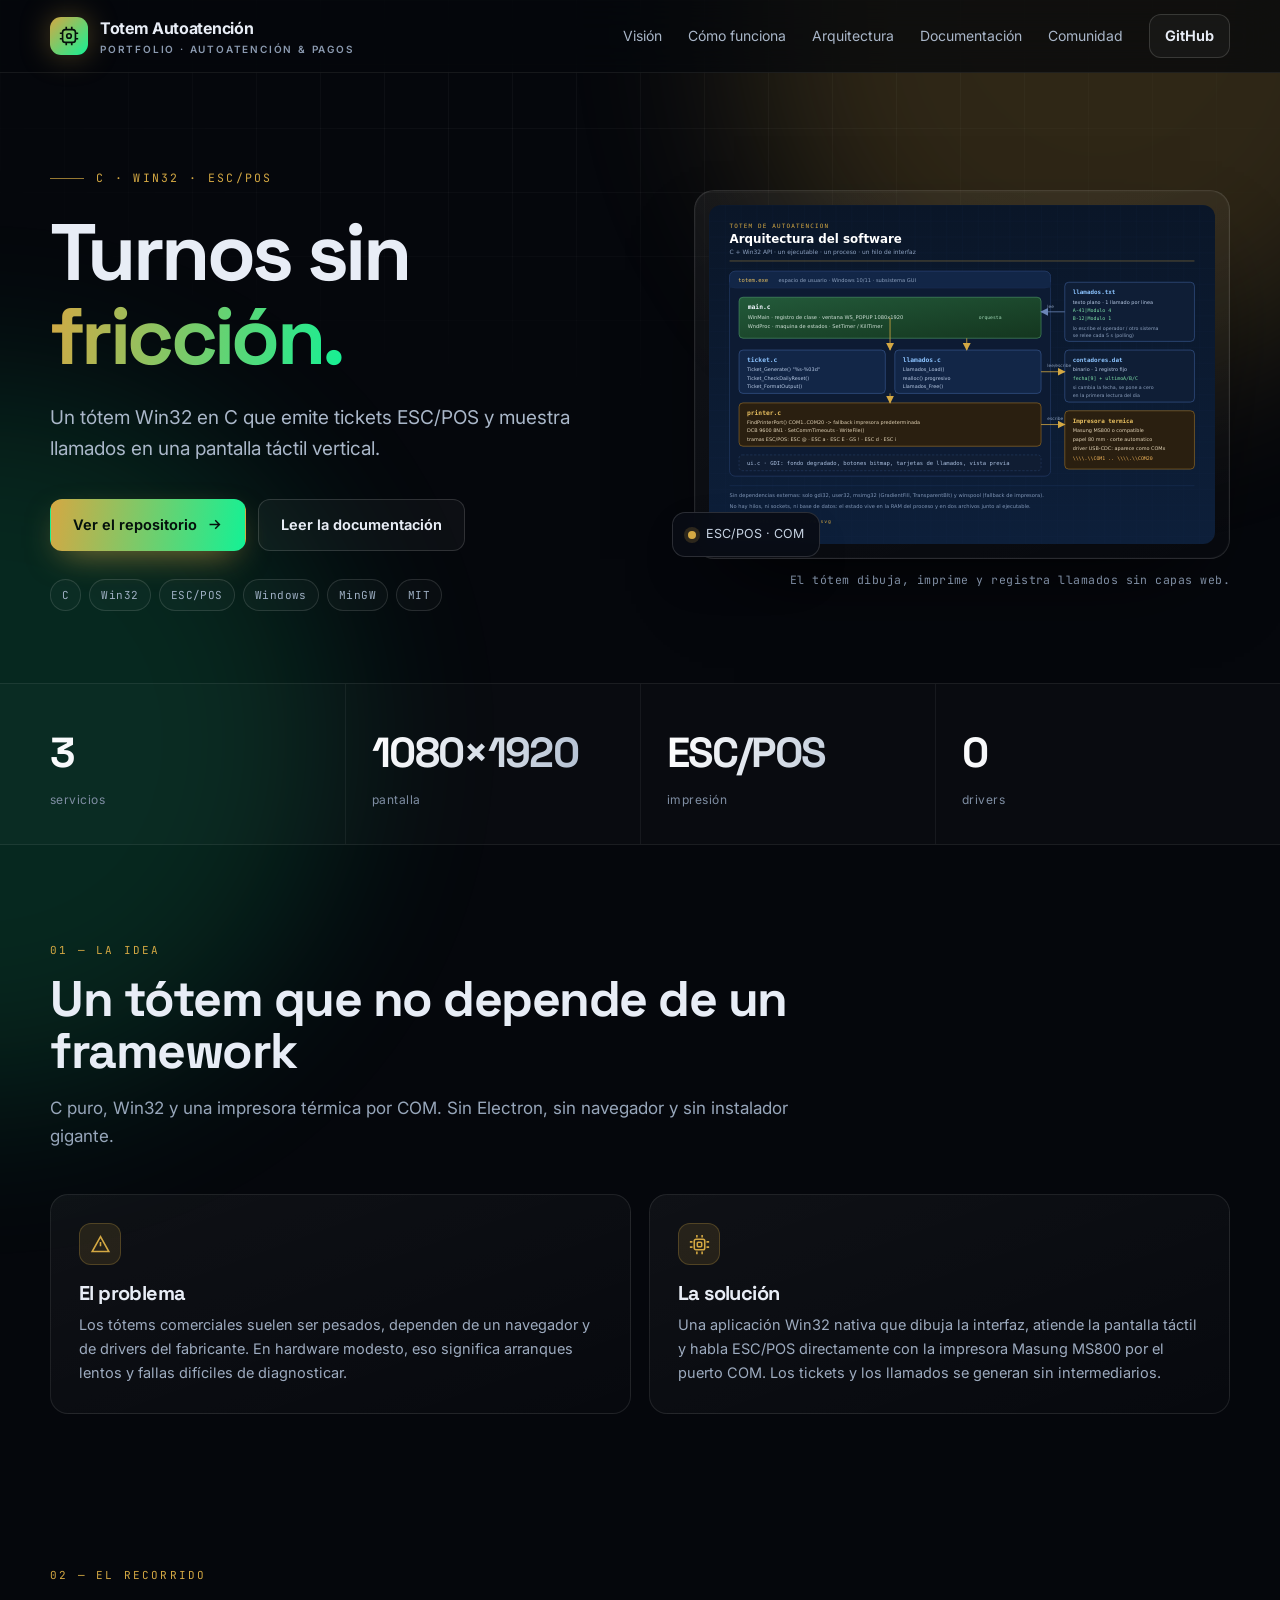
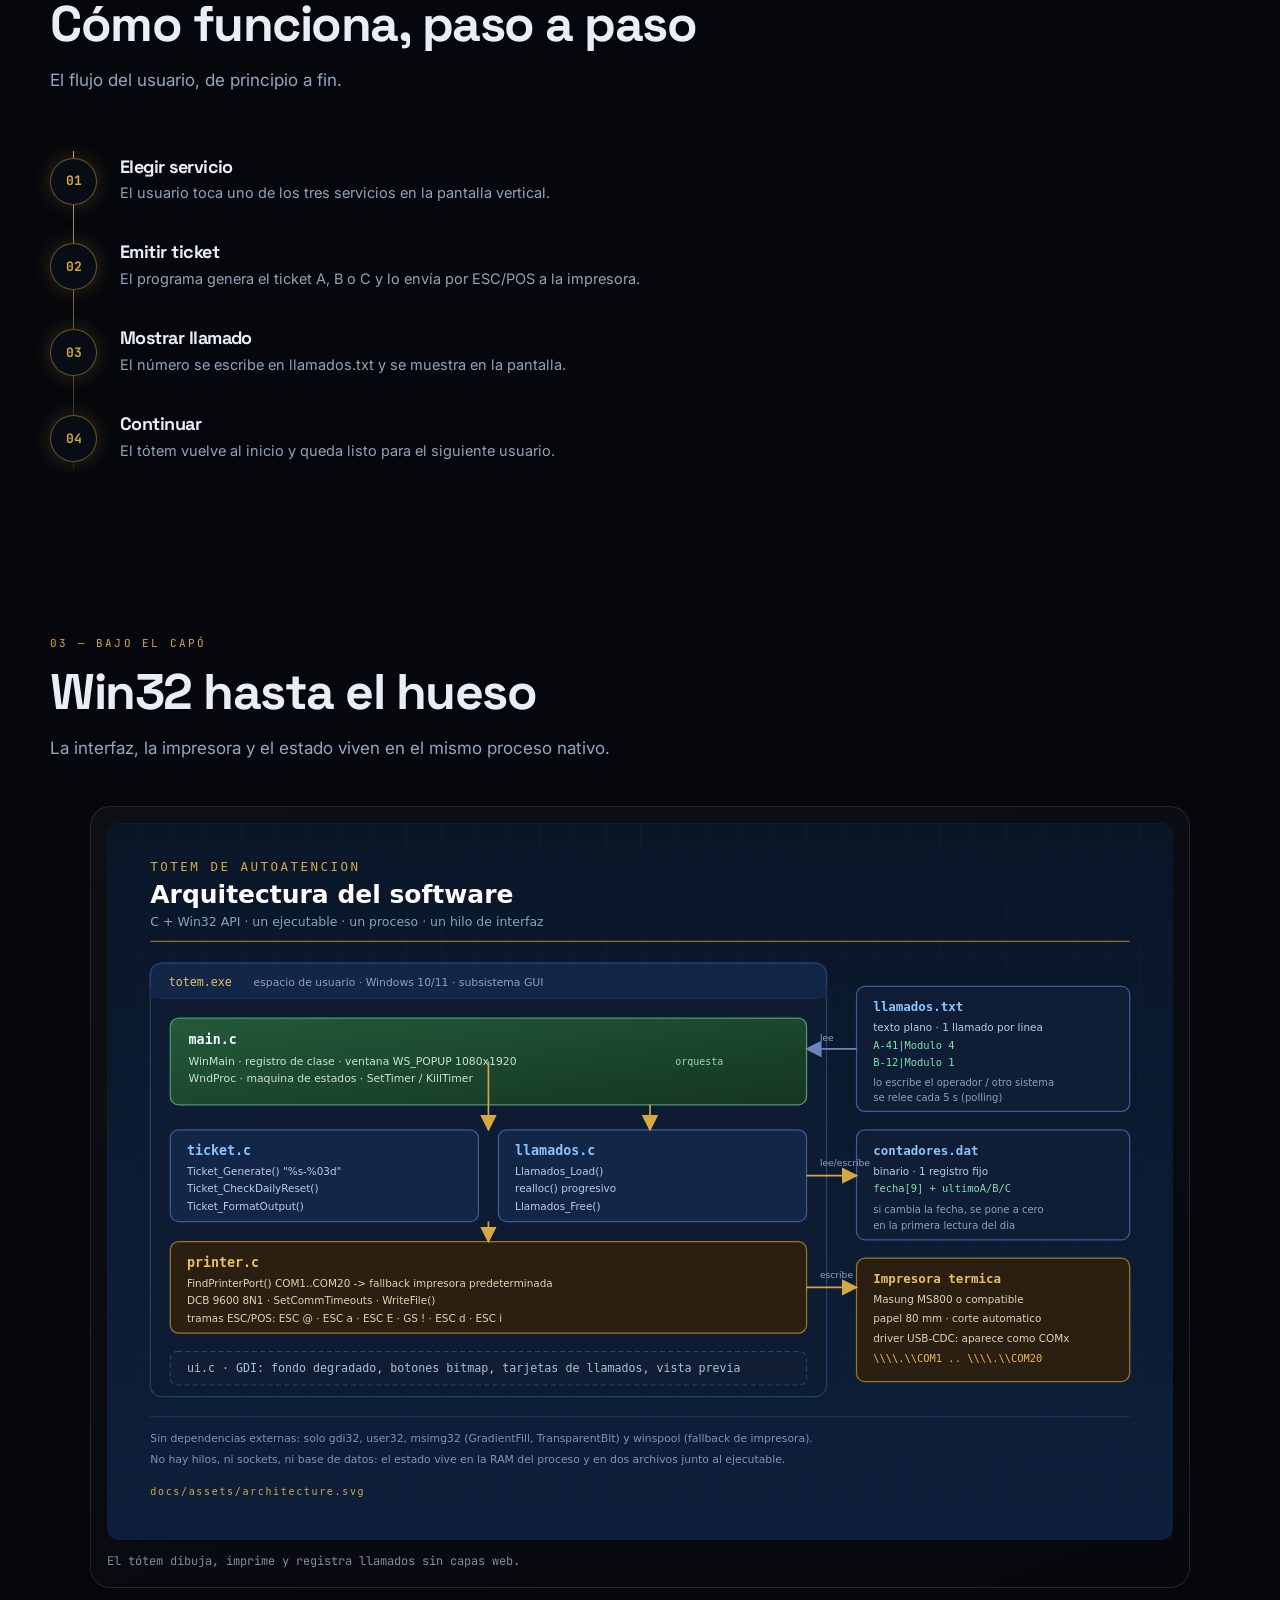
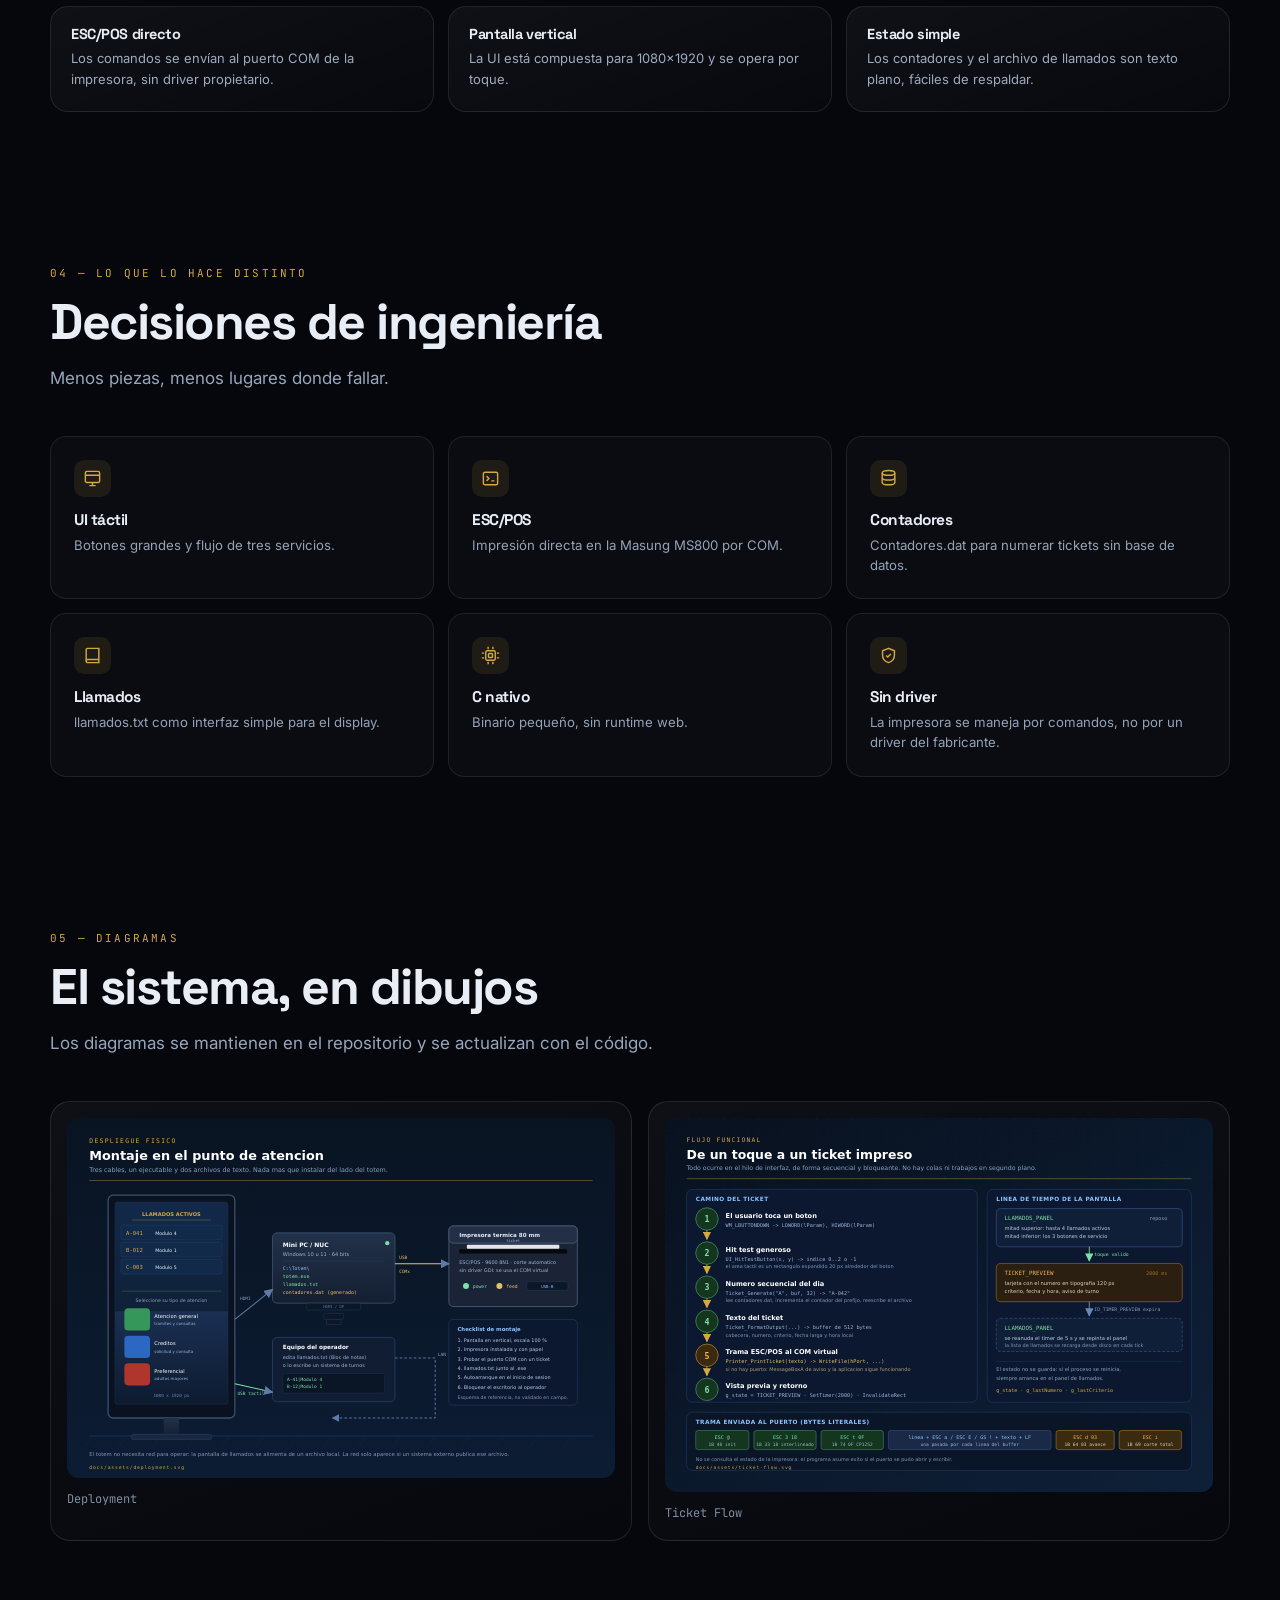
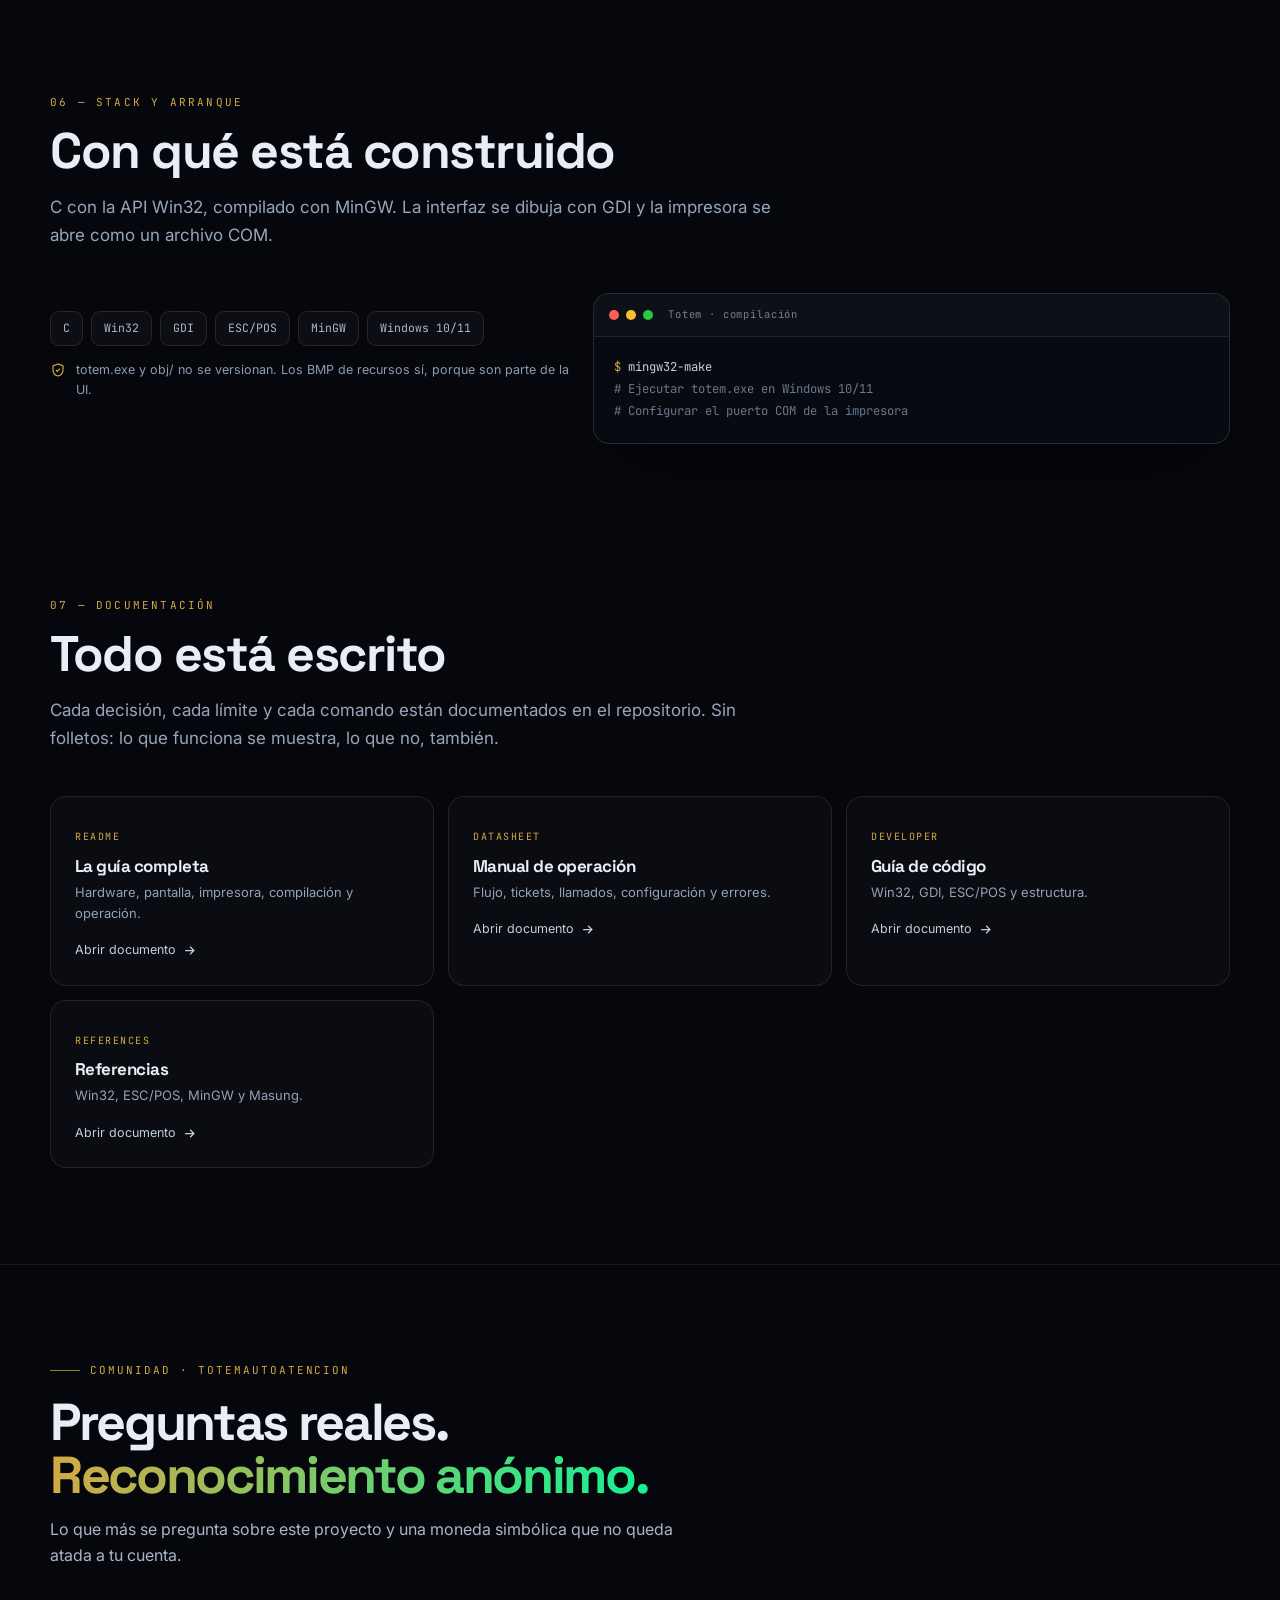
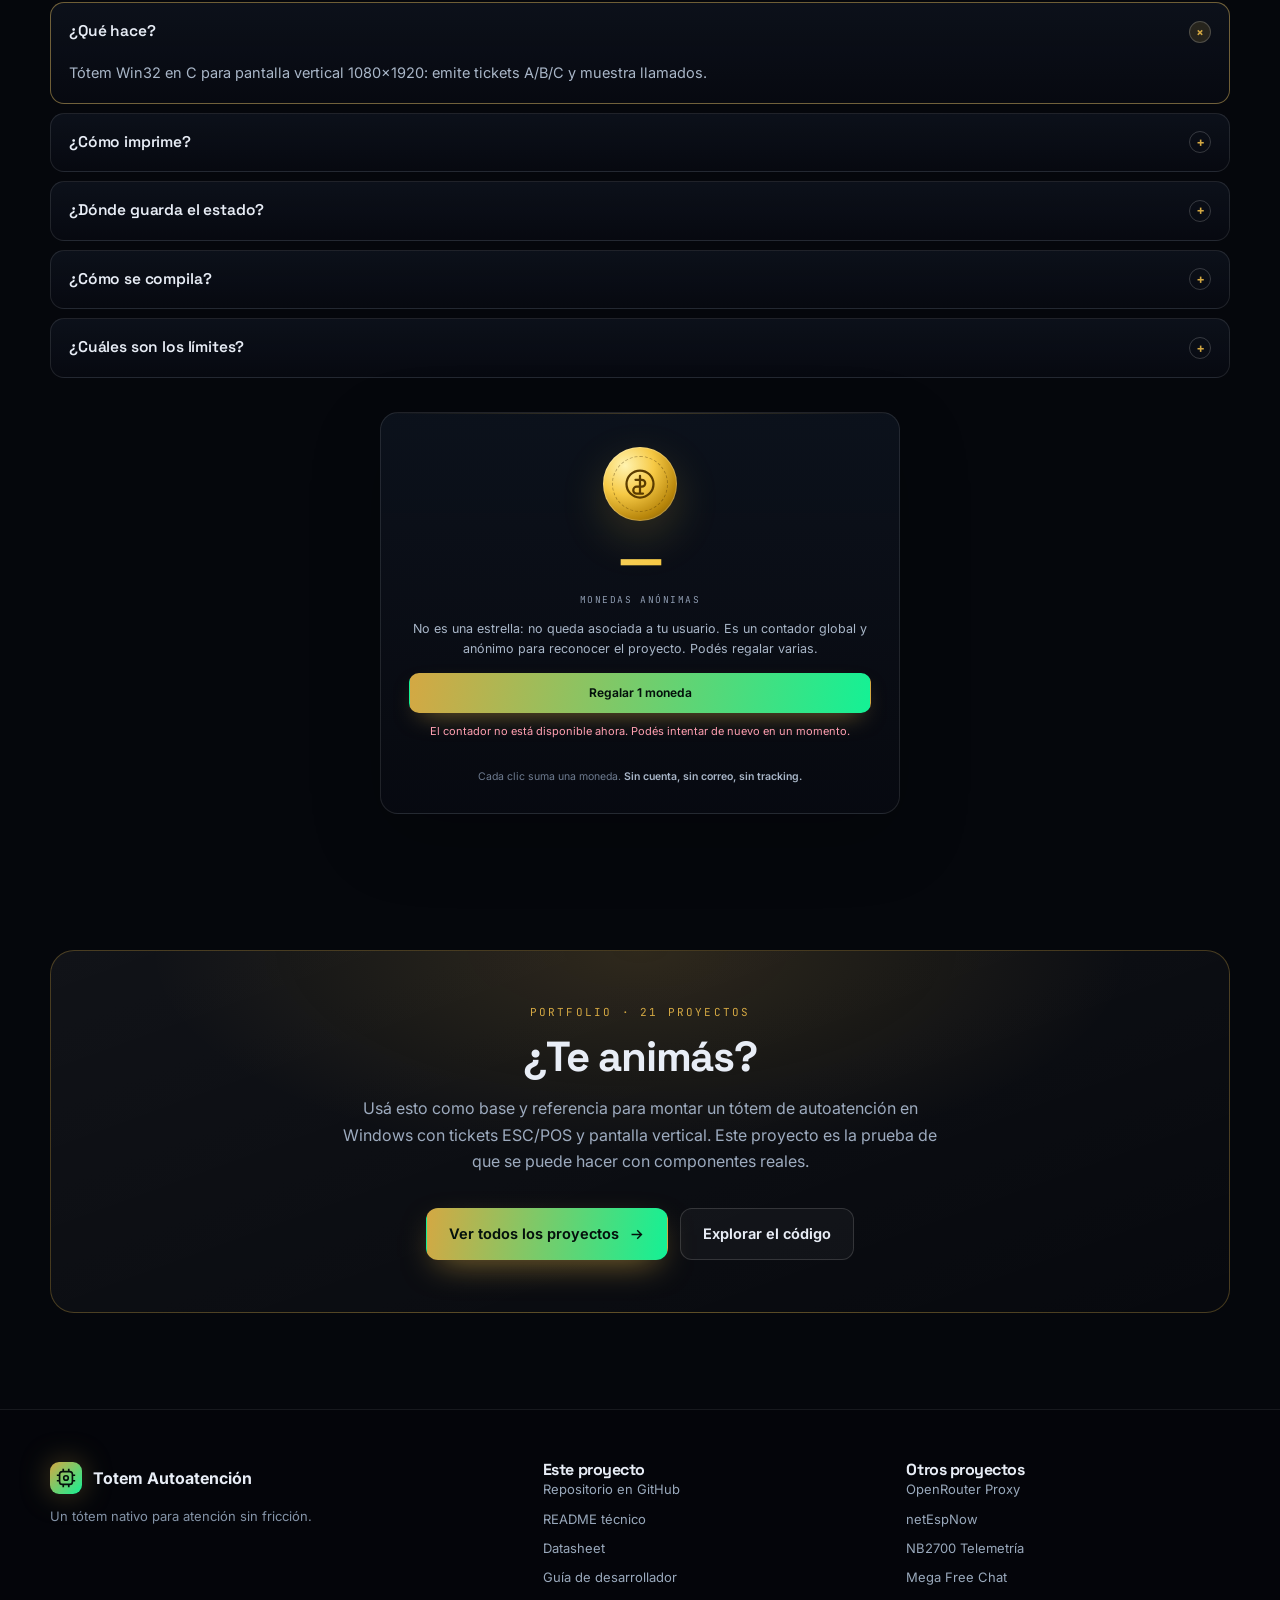
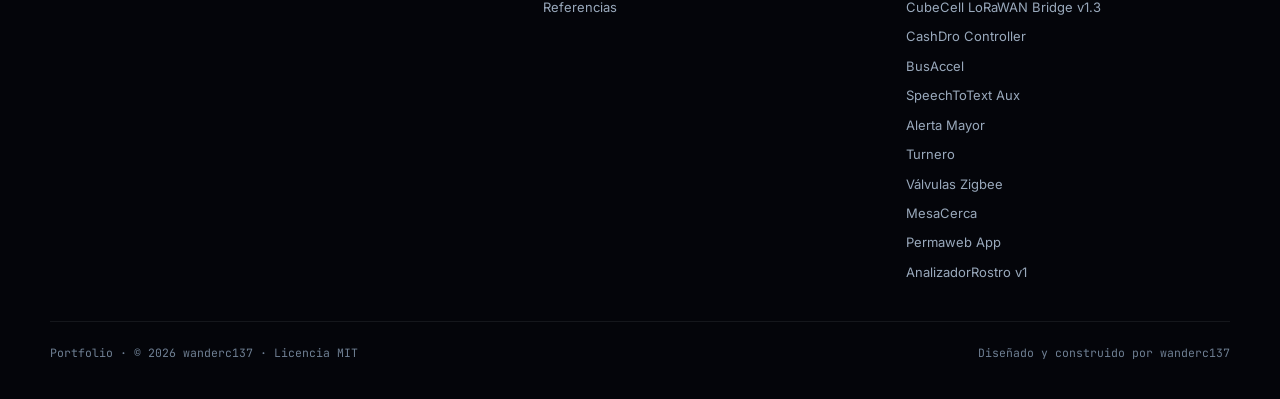
<file: versions/TotemAutoatencion/docs/index.html>
<!doctype html>
<html lang="es">
<head>
<meta charset="utf-8">
<meta name="viewport" content="width=device-width, initial-scale=1">
<title>Turnos sin fricción. · Totem Autoatención</title>
<meta name="description" content="Tótem de autoatención en C para Windows: tickets ESC/POS, pantalla 1080×1920 y llamado de turnos.">
<meta name="author" content="wanderc137">
<meta property="og:type" content="website">
<meta property="og:title" content="Turnos sin fricción. · Totem Autoatención">
<meta property="og:description" content="Tótem de autoatención en C para Windows: tickets ESC/POS, pantalla 1080×1920 y llamado de turnos.">
<meta property="og:url" content="https://wanderc137.github.io/TotemAutoatencion/">
<meta property="og:image" content="https://wanderc137.github.io/TotemAutoatencion/assets/og.png">
<meta name="twitter:card" content="summary_large_image">
<meta name="twitter:title" content="Turnos sin fricción. · Totem Autoatención">
<meta name="twitter:description" content="Tótem de autoatención en C para Windows: tickets ESC/POS, pantalla 1080×1920 y llamado de turnos.">
<meta name="twitter:image" content="https://wanderc137.github.io/TotemAutoatencion/assets/og.png">
<link rel="icon" href="data:image/svg+xml,<svg xmlns='http://www.w3.org/2000/svg' viewBox='0 0 100 100'><rect width='100' height='100' rx='22' fill='%2305070c'/><rect x='22' y='22' width='56' height='56' rx='12' fill='none' stroke='%23D4A843' stroke-width='7'/><circle cx='50' cy='50' r='9' fill='%23D4A843'/></svg>">
<link rel="preconnect" href="https://fonts.googleapis.com">
<link rel="preconnect" href="https://fonts.gstatic.com" crossorigin>
<link href="https://fonts.googleapis.com/css2?family=Inter:wght@400;500;600;700&family=JetBrains+Mono:wght@400;500;600&family=Space+Grotesk:wght@500;600;700&display=swap" rel="stylesheet">
<style>
*,*::before,*::after{box-sizing:border-box}
html{scroll-behavior:smooth;scrollbar-width:none}
::-webkit-scrollbar{width:0;height:0}
::-webkit-scrollbar-track{background:#05070c}
::-webkit-scrollbar-thumb{background:#2a3448;border-radius:999px;border:2px solid #05070c}
::-webkit-scrollbar-thumb:hover{background:#3a4a66}
body{
  margin:0;background:#05070c;color:#e8edf6;
  font-family:'Inter',system-ui,-apple-system,'Segoe UI',sans-serif;
  font-size:16px;line-height:1.65;-webkit-font-smoothing:antialiased;
  overflow-x:hidden;
}
::selection{background:var(--accent);color:#04110c}
a{color:inherit;text-decoration:none}
img{max-width:100%;display:block}
h1,h2,h3,h4{font-family:'Space Grotesk','Inter',sans-serif;line-height:1.05;letter-spacing:-.03em;margin:0}
p{margin:0}
.mono{font-family:'JetBrains Mono',ui-monospace,SFMono-Regular,Menlo,monospace}
.wrap{width:min(1180px,calc(100% - 48px));margin:0 auto}
.grid-overlay{
  position:fixed;inset:0;z-index:0;pointer-events:none;
  background-image:linear-gradient(rgba(255,255,255,.035) 1px,transparent 1px),linear-gradient(90deg,rgba(255,255,255,.035) 1px,transparent 1px);
  background-size:64px 64px;
  mask-image:radial-gradient(ellipse 80% 60% at 50% 0%,#000 30%,transparent 78%);
  -webkit-mask-image:radial-gradient(ellipse 80% 60% at 50% 0%,#000 30%,transparent 78%);
}
.glow{
  position:fixed;z-index:0;pointer-events:none;filter:blur(90px);opacity:.20;
  width:720px;height:720px;border-radius:50%;
}
.glow.one{top:-340px;right:-180px;background:var(--accent)}
.glow.two{top:380px;left:-380px;background:var(--accent2);opacity:.14}
.nav{
  position:sticky;top:0;z-index:50;
  backdrop-filter:blur(18px);-webkit-backdrop-filter:blur(18px);
  background:rgba(5,7,12,.72);border-bottom:1px solid rgba(255,255,255,.07);
}
.nav-inner{display:flex;align-items:center;justify-content:space-between;height:72px}
.brand{display:flex;align-items:center;gap:12px;font-weight:700;letter-spacing:-.02em}
.brand-mark{
  width:38px;height:38px;border-radius:11px;display:grid;place-items:center;
  background:linear-gradient(135deg,var(--accent),var(--accent2));color:#05100c;
  box-shadow:0 0 30px color-mix(in srgb,var(--accent) 35%,transparent);
}
.brand-mark svg{width:22px;height:22px;stroke:#05100c;fill:none;stroke-width:1.8}
.brand small{display:block;font-size:10px;letter-spacing:.18em;color:#8b9ab0;font-weight:600;text-transform:uppercase}
.nav-links{display:flex;align-items:center;gap:26px;font-size:14px;color:#a9b6c8}
.nav-links a:hover{color:#fff}
.btn{
  display:inline-flex;align-items:center;justify-content:center;gap:9px;
  padding:13px 22px;border-radius:12px;font-weight:650;font-size:14.5px;
  border:1px solid transparent;transition:transform .2s ease,box-shadow .2s ease,background .2s ease;
  white-space:nowrap;
}
.btn:hover{transform:translateY(-2px)}
.btn-primary{
  background:linear-gradient(100deg,var(--accent),var(--accent2));color:#04110c;
  box-shadow:0 12px 34px -12px color-mix(in srgb,var(--accent) 70%,transparent);
}
.btn-primary:hover{box-shadow:0 18px 44px -12px color-mix(in srgb,var(--accent) 80%,transparent)}
.btn-ghost{background:rgba(255,255,255,.035);border-color:rgba(255,255,255,.14);color:#e8edf6}
.btn-ghost:hover{background:rgba(255,255,255,.07)}
.btn svg{width:17px;height:17px;stroke:currentColor;fill:none;stroke-width:2}
.hero{position:relative;z-index:1;padding:96px 0 72px}
.hero-grid{display:grid;grid-template-columns:1.04fr .96fr;gap:64px;align-items:center}
.eyebrow{
  font-family:'JetBrains Mono',monospace;font-size:11.5px;letter-spacing:.2em;
  text-transform:uppercase;color:var(--accent);display:flex;align-items:center;gap:12px;margin-bottom:22px;
}
.eyebrow::before{content:"";width:34px;height:1px;background:var(--accent);opacity:.7}
h1{font-size:clamp(42px,6.4vw,80px);font-weight:700;letter-spacing:-.045em}
.grad{background:linear-gradient(100deg,var(--accent),var(--accent2));-webkit-background-clip:text;background-clip:text;color:transparent}
.lead{font-size:clamp(17px,1.5vw,19px);color:#aab7c9;margin-top:24px;max-width:60ch}
.hero-actions{display:flex;flex-wrap:wrap;gap:12px;margin-top:34px}
.hero-badges{display:flex;flex-wrap:wrap;gap:8px;margin-top:28px}
.badge{
  font-family:'JetBrains Mono',monospace;font-size:11px;letter-spacing:.04em;
  padding:6px 11px;border-radius:999px;border:1px solid rgba(255,255,255,.12);
  color:#9fb0c4;background:rgba(255,255,255,.025);
}
.hero-visual{position:relative}
.visual-frame{
  border:1px solid rgba(255,255,255,.11);border-radius:20px;overflow:hidden;
  background:linear-gradient(160deg,rgba(255,255,255,.055),rgba(255,255,255,.012));
  box-shadow:0 40px 90px -40px rgba(0,0,0,.9),0 0 0 1px rgba(255,255,255,.02) inset;
  padding:14px;
}
.visual-frame img{border-radius:12px;width:100%}
.visual-caption{font-size:11.5px;color:#7f8ea3;margin-top:12px;text-align:right;font-family:'JetBrains Mono',monospace;letter-spacing:.04em}
.float-chip{
  position:absolute;left:-22px;bottom:34px;display:flex;align-items:center;gap:10px;
  background:rgba(9,13,21,.92);border:1px solid rgba(255,255,255,.14);border-radius:13px;
  padding:11px 15px;font-size:12.5px;color:#c7d3e2;backdrop-filter:blur(10px);
  box-shadow:0 20px 50px -20px #000;
}
.float-chip b{color:var(--accent);font-family:'Space Grotesk',sans-serif;font-size:16px}
.live-dot{width:8px;height:8px;border-radius:50%;background:var(--accent);box-shadow:0 0 0 4px color-mix(in srgb,var(--accent) 18%,transparent);animation:pulse 2.4s infinite}
@keyframes pulse{0%,100%{opacity:1}50%{opacity:.35}}
/* vending kiosk */
.kiosk{
  border:1px solid rgba(255,255,255,.13);border-radius:22px;padding:18px;
  background:linear-gradient(165deg,#0b1019,#070a11 60%,#0a0f18);
  box-shadow:0 45px 100px -45px #000,0 0 0 1px rgba(255,255,255,.02) inset;
}
.kiosk-head{display:flex;align-items:center;gap:9px;font-family:'JetBrains Mono',monospace;font-size:10.5px;letter-spacing:.12em;color:#8494a9;padding:2px 4px 14px;border-bottom:1px solid rgba(255,255,255,.07)}
.kiosk-head .timer{margin-left:auto;color:var(--accent)}
.kiosk-grid{display:grid;grid-template-columns:1fr 1fr;gap:10px;padding:14px 0}
.prod{background:rgba(255,255,255,.035);border:1px solid rgba(255,255,255,.075);border-radius:13px;padding:12px;display:flex;align-items:center;gap:11px}
.prod img{width:44px;height:44px;object-fit:contain;filter:drop-shadow(0 6px 10px rgba(0,0,0,.5))}
.prod span{font-size:11.5px;color:#c3cfdd;display:block;line-height:1.25}
.prod b{font-family:'JetBrains Mono',monospace;font-size:11px;color:var(--accent)}
.kiosk-pay{display:flex;align-items:center;gap:12px;border:1px solid color-mix(in srgb,var(--accent) 30%,transparent);background:color-mix(in srgb,var(--accent) 7%,transparent);border-radius:13px;padding:12px 14px}
.kiosk-pay .sol{width:38px;height:38px;border-radius:10px;display:grid;place-items:center;background:linear-gradient(135deg,var(--accent),var(--accent2));color:#04110c;font-size:23px;font-weight:800}
.kiosk-pay small{display:block;font-family:'JetBrains Mono',monospace;font-size:9.5px;letter-spacing:.1em;color:#8ea0b5}
.kiosk-pay strong{font-size:15px}
.kiosk-pay .pill{margin-left:auto;font-family:'JetBrains Mono',monospace;font-size:10px;letter-spacing:.12em;background:var(--accent);color:#04110c;padding:7px 11px;border-radius:8px;font-weight:700}
.stats{position:relative;z-index:1;border-top:1px solid rgba(255,255,255,.07);border-bottom:1px solid rgba(255,255,255,.07);background:rgba(255,255,255,.018)}
.stats-grid{display:grid;grid-template-columns:repeat(4,1fr);gap:0}
.stat{padding:34px 26px;border-left:1px solid rgba(255,255,255,.06)}
.stat:first-child{border-left:0;padding-left:0}
.stat-value{font-family:'Space Grotesk',sans-serif;font-size:clamp(28px,3.4vw,42px);font-weight:700;letter-spacing:-.04em;background:linear-gradient(100deg,#fff,#a9b8cc);-webkit-background-clip:text;background-clip:text;color:transparent}
.stat-label{font-size:12px;color:#7f8ea3;letter-spacing:.04em;margin-top:3px}
.section{position:relative;z-index:1;padding:96px 0}
.section.tight{padding-top:56px}
.section-head{max-width:780px;margin-bottom:44px}
.kicker{font-family:'JetBrains Mono',monospace;font-size:11px;letter-spacing:.2em;text-transform:uppercase;color:var(--accent);margin-bottom:14px}
h2{font-size:clamp(30px,4.1vw,50px);font-weight:700}
.section-sub{color:#97a6ba;font-size:17px;margin-top:16px;max-width:68ch}
.split{display:grid;grid-template-columns:1fr 1fr;gap:18px}
.card{
  border:1px solid rgba(255,255,255,.09);border-radius:18px;padding:28px;
  background:linear-gradient(160deg,rgba(255,255,255,.045),rgba(255,255,255,.012));
}
.card .icon{width:42px;height:42px;border-radius:12px;display:grid;place-items:center;background:color-mix(in srgb,var(--accent) 12%,transparent);border:1px solid color-mix(in srgb,var(--accent) 25%,transparent);margin-bottom:18px}
.card .icon svg{width:21px;height:21px;stroke:var(--accent);fill:none;stroke-width:1.8}
.card h3{font-size:20px;margin-bottom:9px}
.card p{color:#9dabbf;font-size:14.5px}
.timeline{position:relative;margin-top:10px}
.timeline::before{content:"";position:absolute;left:23px;top:12px;bottom:12px;width:1px;background:linear-gradient(var(--accent),rgba(255,255,255,.08))}
.step{display:grid;grid-template-columns:48px 1fr;gap:22px;padding:19px 0;align-items:start}
.step-num{
  width:47px;height:47px;border-radius:50%;display:grid;place-items:center;
  border:1px solid color-mix(in srgb,var(--accent) 45%,transparent);
  background:#080c14;color:var(--accent);font-family:'JetBrains Mono',monospace;font-size:13px;font-weight:700;
  position:relative;z-index:1;box-shadow:0 0 26px -6px color-mix(in srgb,var(--accent) 45%,transparent);
}
.step-body h3{font-size:18px;margin-bottom:5px}
.step-body p{color:#93a2b7;font-size:14.5px;max-width:78ch}
.figure{
  border:1px solid rgba(255,255,255,.1);border-radius:20px;padding:16px;
  background:linear-gradient(160deg,rgba(255,255,255,.04),rgba(255,255,255,.008));
}
.figure img{width:100%;border-radius:12px}
.figure figcaption{font-size:12px;color:#7f8ea3;margin-top:12px;font-family:'JetBrains Mono',monospace}
.arch-points{display:grid;grid-template-columns:repeat(3,1fr);gap:14px;margin-top:18px}
.arch-points .card{padding:20px}
.arch-points .card h4{font-size:14.5px;margin-bottom:5px}
.arch-points .card p{font-size:13px}
.features{display:grid;grid-template-columns:repeat(3,1fr);gap:14px}
.feature{border:1px solid rgba(255,255,255,.085);border-radius:16px;padding:23px;background:rgba(255,255,255,.022);transition:border-color .2s,background .2s,transform .2s}
.feature:hover{border-color:color-mix(in srgb,var(--accent) 38%,transparent);background:rgba(255,255,255,.038);transform:translateY(-3px)}
.feature .icon{width:37px;height:37px;border-radius:10px;display:grid;place-items:center;background:color-mix(in srgb,var(--accent) 10%,transparent);margin-bottom:15px}
.feature .icon svg{width:19px;height:19px;stroke:var(--accent);fill:none;stroke-width:1.8}
.feature h3{font-size:15.5px;margin-bottom:6px}
.feature p{font-size:13.2px;color:#94a3b8;line-height:1.55}
.stack-grid{display:grid;grid-template-columns:.9fr 1.1fr;gap:22px;align-items:start}
.chips{display:flex;flex-wrap:wrap;gap:8px;margin-top:18px}
.chip{font-family:'JetBrains Mono',monospace;font-size:11.5px;padding:7px 12px;border-radius:9px;border:1px solid rgba(255,255,255,.1);background:rgba(255,255,255,.03);color:#aab8ca}
.terminal{border:1px solid rgba(255,255,255,.13);border-radius:16px;overflow:hidden;background:#070a10;box-shadow:0 30px 70px -35px #000}
.terminal-bar{display:flex;align-items:center;gap:7px;padding:12px 15px;border-bottom:1px solid rgba(255,255,255,.08);background:rgba(255,255,255,.025)}
.terminal-bar i{width:10px;height:10px;border-radius:50%;background:#ff5f57;display:block}
.terminal-bar i:nth-child(2){background:#febc2e}
.terminal-bar i:nth-child(3){background:#28c840}
.terminal-bar span{margin-left:8px;font-family:'JetBrains Mono',monospace;font-size:10.5px;color:#718197;letter-spacing:.08em}
.terminal pre{margin:0;padding:20px;overflow:auto;font-family:'JetBrains Mono',monospace;font-size:12.2px;line-height:1.8;color:#c6d2e0}
.terminal .p{color:var(--accent)}
.terminal .c{color:#68788d}
.note{display:flex;gap:10px;align-items:flex-start;margin-top:14px;font-size:12.5px;color:#8d9cb0;line-height:1.55}
.note svg{width:16px;height:16px;stroke:var(--accent);fill:none;stroke-width:1.8;flex:0 0 auto;margin-top:2px}
.docs-grid{display:grid;grid-template-columns:repeat(3,1fr);gap:14px}
.doc-card{display:block;border:1px solid rgba(255,255,255,.09);border-radius:16px;padding:24px;background:rgba(255,255,255,.022);transition:border-color .2s,transform .2s,background .2s}
.doc-card:hover{border-color:color-mix(in srgb,var(--accent) 40%,transparent);transform:translateY(-3px);background:rgba(255,255,255,.04)}
.doc-card .tag{font-family:'JetBrains Mono',monospace;font-size:10px;letter-spacing:.15em;color:var(--accent);text-transform:uppercase}
.doc-card h3{font-size:17px;margin:10px 0 6px}
.doc-card p{font-size:13px;color:#93a2b7}
.doc-card .arrow{display:flex;align-items:center;gap:6px;margin-top:16px;font-size:12.5px;color:#c2cfdf}
.doc-card .arrow svg{width:15px;height:15px;stroke:currentColor;fill:none;stroke-width:2;transition:transform .2s}
.doc-card:hover .arrow svg{transform:translateX(4px)}
.gallery{display:grid;grid-template-columns:1fr 1fr;gap:16px}
.gallery .figure{margin:0}
.cta{position:relative;z-index:1;padding:40px 0 96px}
.cta-card{
  border-radius:24px;padding:52px;text-align:center;position:relative;overflow:hidden;
  border:1px solid color-mix(in srgb,var(--accent) 30%,transparent);
  background:
    radial-gradient(700px 300px at 50% 0%,color-mix(in srgb,var(--accent) 16%,transparent),transparent 70%),
    linear-gradient(160deg,rgba(255,255,255,.05),rgba(255,255,255,.012));
}
.cta-card h2{font-size:clamp(28px,3.7vw,42px)}
.cta-card p{color:#9dabbf;max-width:62ch;margin:16px auto 0}
.cta-card .hero-actions{justify-content:center}
footer{position:relative;z-index:1;border-top:1px solid rgba(255,255,255,.08);padding:52px 0 36px;background:rgba(4,6,10,.6)}
.foot-grid{display:grid;grid-template-columns:1.4fr 1fr 1fr;gap:40px}
.foot-brand{display:flex;align-items:center;gap:11px;font-weight:700;margin-bottom:12px}
.foot-brand .brand-mark{width:32px;height:32px;border-radius:9px}
.foot-p{font-size:13px;color:#8493a7;max-width:38ch}
.foot h4{font-family:'JetBrains Mono',monospace;font-size:10.5px;letter-spacing:.16em;text-transform:uppercase;color:#718197;margin-bottom:13px;font-weight:500}
.foot-links{display:flex;flex-direction:column;gap:8px;font-size:13px;color:#9aa9bc}
.foot-links a:hover{color:#fff}
.foot-bottom{display:flex;justify-content:space-between;gap:20px;flex-wrap:wrap;border-top:1px solid rgba(255,255,255,.07);margin-top:38px;padding-top:22px;font-size:11.5px;color:#6f7f93;font-family:'JetBrains Mono',monospace}
.reveal{opacity:1;transform:none;transition:opacity .7s ease,transform .7s ease}
.reveal.in{opacity:1;transform:none}
@media (prefers-reduced-motion:reduce){.reveal{opacity:1;transform:none;transition:none}.live-dot{animation:none}html{scroll-behavior:auto}}
@media (max-width:980px){
  .hero-grid,.split,.stack-grid,.gallery{grid-template-columns:1fr}
  .hero{padding-top:64px}
  .hero-visual{order:-1}
  .features{grid-template-columns:1fr 1fr}
  .arch-points{grid-template-columns:1fr}
  .stats-grid{grid-template-columns:1fr 1fr}
  .stat:nth-child(3){border-left:0;padding-left:0}
  .stat{border-top:1px solid rgba(255,255,255,.06)}
  .stat:nth-child(-n+2){border-top:0}
  .docs-grid{grid-template-columns:1fr}
  .foot-grid{grid-template-columns:1fr 1fr}
  .nav-links{display:none}
}
@media (max-width:620px){
  .wrap{width:calc(100% - 32px)}
  .features{grid-template-columns:1fr}
  .stats-grid{grid-template-columns:1fr 1fr}
  .stat{padding:24px 16px}
  .cta-card{padding:34px 22px}
  .float-chip{left:8px;bottom:16px}
  .foot-grid{grid-template-columns:1fr}
  .section{padding:72px 0}
}
</style>
<link rel="stylesheet" href="assets/community.css?v=5"></head>
<body style="--accent:#D4A843;--accent2:#14F195">
<div class="grid-overlay"></div>
<div class="glow one"></div>
<div class="glow two"></div>

<header class="nav">
  <div class="wrap nav-inner">
    <a class="brand" href="#top">
      <span class="brand-mark"><svg viewBox="0 0 24 24"><rect x="5" y="5" width="14" height="14" rx="3"/><path d="M9 2v3M15 2v3M9 19v3M15 19v3M2 9h3M2 15h3M19 9h3M19 15h3"/><circle cx="12" cy="12" r="2.5"/></svg></span>
      <span>Totem Autoatención<small>Portfolio · Autoatención &amp; pagos</small></span>
    </a>
    <nav class="nav-links" aria-label="Navegación">
      <a href="#problema">Visión</a>
      <a href="#como">Cómo funciona</a>
      <a href="#arquitectura">Arquitectura</a>
      <a href="#docs">Documentación</a>
      <a href="#comunidad">Comunidad</a>
      <a class="btn btn-ghost" style="padding:9px 15px" href="https://github.com/wanderc137/TotemAutoatencion" target="_blank" rel="noopener">GitHub</a>
    </nav>
  </div>
</header>

<main id="top">
<section class="hero">
  <div class="wrap hero-grid">
    <div class="hero-copy">
      <div class="eyebrow">C · WIN32 · ESC/POS</div>
      <h1>Turnos sin<br><span class='grad'>fricción.</span></h1>
      <p class="lead">Un tótem Win32 en C que emite tickets ESC/POS y muestra llamados en una pantalla táctil vertical.</p>
      <div class="hero-actions">
        <a class="btn btn-primary" href="https://github.com/wanderc137/TotemAutoatencion" target="_blank" rel="noopener">Ver el repositorio <svg viewBox="0 0 24 24"><path d="M5 12h14M13 6l6 6-6 6"/></svg></a>
        <a class="btn btn-ghost" href="https://github.com/wanderc137/TotemAutoatencion#readme" target="_blank" rel="noopener">Leer la documentación</a>
      </div>
      <div class="hero-badges"><span class="badge">C</span><span class="badge">Win32</span><span class="badge">ESC/POS</span><span class="badge">Windows</span><span class="badge">MinGW</span><span class="badge">MIT</span></div>
    </div>
    <div class="hero-visual">
      <div class="visual-frame"><img src="assets/architecture.svg" alt="Arquitectura del tótem Win32 con pantalla táctil e impresora ESC/POS"></div>
      <div class="visual-caption">El tótem dibuja, imprime y registra llamados sin capas web.</div>
      <div class="float-chip"><span class="live-dot"></span>ESC/POS · COM</div>
    </div>
  </div>
</section>

<section class="stats"><div class="wrap stats-grid"><div class="stat"><div class="stat-value">3</div><div class="stat-label">servicios</div></div><div class="stat"><div class="stat-value">1080×1920</div><div class="stat-label">pantalla</div></div><div class="stat"><div class="stat-value">ESC/POS</div><div class="stat-label">impresión</div></div><div class="stat"><div class="stat-value">0</div><div class="stat-label">drivers</div></div></div></section>

<section class="section" id="problema">
  <div class="wrap">
    <div class="section-head reveal">
      <div class="kicker">01 — La idea</div>
      <h2>Un tótem que no depende de un framework</h2>
      <p class="section-sub">C puro, Win32 y una impresora térmica por COM. Sin Electron, sin navegador y sin instalador gigante.</p>
    </div>
    <div class="split">
      <div class="card reveal"><div class="icon"><svg viewBox="0 0 24 24" aria-hidden="true"><path d="M12 3 2.5 20h19L12 3Z"/><path d="M12 9v5M12 17v.01"/></svg></div><h3>El problema</h3><p>Los tótems comerciales suelen ser pesados, dependen de un navegador y de drivers del fabricante. En hardware modesto, eso significa arranques lentos y fallas difíciles de diagnosticar.</p></div>
      <div class="card reveal"><div class="icon"><svg viewBox="0 0 24 24" aria-hidden="true"><rect x="6" y="6" width="12" height="12" rx="2"/><path d="M9 1v3M15 1v3M9 20v3M15 20v3M1 9h3M1 15h3M20 9h3M20 15h3"/><rect x="9.5" y="9.5" width="5" height="5" rx="1"/></svg></div><h3>La solución</h3><p>Una aplicación Win32 nativa que dibuja la interfaz, atiende la pantalla táctil y habla ESC/POS directamente con la impresora Masung MS800 por el puerto COM. Los tickets y los llamados se generan sin intermediarios.</p></div>
    </div>
  </div>
</section>

<section class="section tight" id="como">
  <div class="wrap">
    <div class="section-head reveal">
      <div class="kicker">02 — El recorrido</div>
      <h2>Cómo funciona, paso a paso</h2>
      <p class="section-sub">El flujo del usuario, de principio a fin.</p>
    </div>
    <div class="timeline reveal"><div class="step"><div class="step-num">01</div><div class="step-body"><h3>Elegir servicio</h3><p>El usuario toca uno de los tres servicios en la pantalla vertical.</p></div></div><div class="step"><div class="step-num">02</div><div class="step-body"><h3>Emitir ticket</h3><p>El programa genera el ticket A, B o C y lo envía por ESC/POS a la impresora.</p></div></div><div class="step"><div class="step-num">03</div><div class="step-body"><h3>Mostrar llamado</h3><p>El número se escribe en llamados.txt y se muestra en la pantalla.</p></div></div><div class="step"><div class="step-num">04</div><div class="step-body"><h3>Continuar</h3><p>El tótem vuelve al inicio y queda listo para el siguiente usuario.</p></div></div></div>
  </div>
</section>

<section class="section tight" id="arquitectura">
  <div class="wrap">
    <div class="section-head reveal">
      <div class="kicker">03 — Bajo el capó</div>
      <h2>Win32 hasta el hueso</h2>
      <p class="section-sub">La interfaz, la impresora y el estado viven en el mismo proceso nativo.</p>
    </div>
    <figure class="figure reveal"><img src="assets/architecture.svg" alt="Arquitectura del tótem Win32 con pantalla táctil e impresora ESC/POS" loading="lazy"><figcaption>El tótem dibuja, imprime y registra llamados sin capas web.</figcaption></figure>
    <div class="arch-points reveal"><div class="card"><h4>ESC/POS directo</h4><p>Los comandos se envían al puerto COM de la impresora, sin driver propietario.</p></div><div class="card"><h4>Pantalla vertical</h4><p>La UI está compuesta para 1080×1920 y se opera por toque.</p></div><div class="card"><h4>Estado simple</h4><p>Los contadores y el archivo de llamados son texto plano, fáciles de respaldar.</p></div></div>
  </div>
</section>

<section class="section tight">
  <div class="wrap">
    <div class="section-head reveal">
      <div class="kicker">04 — Lo que lo hace distinto</div>
      <h2>Decisiones de ingeniería</h2>
      <p class="section-sub">Menos piezas, menos lugares donde fallar.</p>
    </div>
    <div class="features reveal"><div class="feature"><div class="icon"><svg viewBox="0 0 24 24" aria-hidden="true"><rect x="3" y="3" width="18" height="14" rx="2"/><path d="M3 8h18M8 21h8M12 17v4"/></svg></div><h3>UI táctil</h3><p>Botones grandes y flujo de tres servicios.</p></div><div class="feature"><div class="icon"><svg viewBox="0 0 24 24" aria-hidden="true"><rect x="3" y="4" width="18" height="16" rx="2"/><path d="m7 9 3 3-3 3M13 15h4"/></svg></div><h3>ESC/POS</h3><p>Impresión directa en la Masung MS800 por COM.</p></div><div class="feature"><div class="icon"><svg viewBox="0 0 24 24" aria-hidden="true"><ellipse cx="12" cy="5" rx="8" ry="3"/><path d="M4 5v6c0 1.7 3.6 3 8 3s8-1.3 8-3V5"/><path d="M4 11v6c0 1.7 3.6 3 8 3s8-1.3 8-3v-6"/></svg></div><h3>Contadores</h3><p>Contadores.dat para numerar tickets sin base de datos.</p></div><div class="feature"><div class="icon"><svg viewBox="0 0 24 24" aria-hidden="true"><path d="M4 5a2 2 0 0 1 2-2h14v18H6a2 2 0 0 1-2-2V5Z"/><path d="M4 19a2 2 0 0 1 2-2h14"/></svg></div><h3>Llamados</h3><p>llamados.txt como interfaz simple para el display.</p></div><div class="feature"><div class="icon"><svg viewBox="0 0 24 24" aria-hidden="true"><rect x="6" y="6" width="12" height="12" rx="2"/><path d="M9 1v3M15 1v3M9 20v3M15 20v3M1 9h3M1 15h3M20 9h3M20 15h3"/><rect x="9.5" y="9.5" width="5" height="5" rx="1"/></svg></div><h3>C nativo</h3><p>Binario pequeño, sin runtime web.</p></div><div class="feature"><div class="icon"><svg viewBox="0 0 24 24" aria-hidden="true"><path d="M12 3 4.5 6v5.5c0 4.6 3.2 8.4 7.5 9.5 4.3-1.1 7.5-4.9 7.5-9.5V6L12 3Z"/><path d="m9 12 2 2 4-4"/></svg></div><h3>Sin driver</h3><p>La impresora se maneja por comandos, no por un driver del fabricante.</p></div></div>
  </div>
</section>

<section class="section tight"><div class="wrap"><div class="section-head reveal"><div class="kicker">05 — Diagramas</div><h2>El sistema, en dibujos</h2><p class="section-sub">Los diagramas se mantienen en el repositorio y se actualizan con el código.</p></div><div class="gallery"><figure class="figure"><img src="assets/deployment.svg" alt="Totem Autoatención — deployment" loading="lazy"><figcaption>Deployment</figcaption></figure><figure class="figure"><img src="assets/ticket-flow.svg" alt="Totem Autoatención — ticket flow" loading="lazy"><figcaption>Ticket Flow</figcaption></figure></div></div></section>

<section class="section tight">
  <div class="wrap">
    <div class="section-head reveal">
      <div class="kicker">06 — Stack y arranque</div>
      <h2>Con qué está construido</h2>
      <p class="section-sub">C con la API Win32, compilado con MinGW. La interfaz se dibuja con GDI y la impresora se abre como un archivo COM.</p>
    </div>
    <div class="stack-grid">
      <div class="reveal">
        <div class="chips"><span class="chip">C</span><span class="chip">Win32</span><span class="chip">GDI</span><span class="chip">ESC/POS</span><span class="chip">MinGW</span><span class="chip">Windows 10/11</span></div>
        <div class="note"><svg viewBox="0 0 24 24" aria-hidden="true"><path d="M12 3 4.5 6v5.5c0 4.6 3.2 8.4 7.5 9.5 4.3-1.1 7.5-4.9 7.5-9.5V6L12 3Z"/><path d="m9 12 2 2 4-4"/></svg><span>totem.exe y obj/ no se versionan. Los BMP de recursos sí, porque son parte de la UI.</span></div>
      </div>
      <div class="terminal reveal">
        <div class="terminal-bar"><i></i><i></i><i></i><span>Totem · compilación</span></div>
        <pre><span class="p">$</span> mingw32-make
<span class="c"># Ejecutar totem.exe en Windows 10/11</span>
<span class="c"># Configurar el puerto COM de la impresora</span></pre>
      </div>
    </div>
  </div>
</section>

<section class="section tight" id="docs">
  <div class="wrap">
    <div class="section-head reveal">
      <div class="kicker">07 — Documentación</div>
      <h2>Todo está escrito</h2>
      <p class="section-sub">Cada decisión, cada límite y cada comando están documentados en el repositorio. Sin folletos: lo que funciona se muestra, lo que no, también.</p>
    </div>
    <div class="docs-grid reveal"><a class="doc-card" href="https://github.com/wanderc137/TotemAutoatencion/blob/main/README.md" target="_blank" rel="noopener"><span class="tag">README</span><h3>La guía completa</h3><p>Hardware, pantalla, impresora, compilación y operación.</p><span class="arrow">Abrir documento <svg viewBox="0 0 24 24"><path d="M5 12h14M13 6l6 6-6 6"/></svg></span></a><a class="doc-card" href="https://github.com/wanderc137/TotemAutoatencion/blob/main/docs/datasheet.md" target="_blank" rel="noopener"><span class="tag">DATASHEET</span><h3>Manual de operación</h3><p>Flujo, tickets, llamados, configuración y errores.</p><span class="arrow">Abrir documento <svg viewBox="0 0 24 24"><path d="M5 12h14M13 6l6 6-6 6"/></svg></span></a><a class="doc-card" href="https://github.com/wanderc137/TotemAutoatencion/blob/main/docs/developer.md" target="_blank" rel="noopener"><span class="tag">DEVELOPER</span><h3>Guía de código</h3><p>Win32, GDI, ESC/POS y estructura.</p><span class="arrow">Abrir documento <svg viewBox="0 0 24 24"><path d="M5 12h14M13 6l6 6-6 6"/></svg></span></a><a class="doc-card" href="https://github.com/wanderc137/TotemAutoatencion/blob/main/docs/REFERENCES.md" target="_blank" rel="noopener"><span class="tag">REFERENCES</span><h3>Referencias</h3><p>Win32, ESC/POS, MinGW y Masung.</p><span class="arrow">Abrir documento <svg viewBox="0 0 24 24"><path d="M5 12h14M13 6l6 6-6 6"/></svg></span></a></div>
  </div>
</section>

<section class="cta">
  <div class="wrap">
    <div class="cta-card reveal">
      <div class="kicker" style="justify-content:center">Portfolio · 21 proyectos</div>
      <h2>¿Te animás?</h2>
      <p>Usá esto como base y referencia para montar un tótem de autoatención en Windows con tickets ESC/POS y pantalla vertical. Este proyecto es la prueba de que se puede hacer con componentes reales.</p>
      <div class="hero-actions">
        <a class="btn btn-primary" href="https://wanderc137.github.io/" target="_blank" rel="noopener">Ver todos los proyectos <svg viewBox="0 0 24 24"><path d="M5 12h14M13 6l6 6-6 6"/></svg></a>
        <a class="btn btn-ghost" href="https://github.com/wanderc137/TotemAutoatencion" target="_blank" rel="noopener">Explorar el código</a>
      </div>
    </div>
  </div>
</section>
</main>

<footer>
  <div class="wrap">
    <div class="foot-grid">
      <div>
        <div class="foot-brand"><span class="brand-mark"><svg viewBox="0 0 24 24"><rect x="5" y="5" width="14" height="14" rx="3"/><path d="M9 2v3M15 2v3M9 19v3M15 19v3M2 9h3M2 15h3M19 9h3M19 15h3"/><circle cx="12" cy="12" r="2.5"/></svg></span>Totem Autoatención</div>
        <p class="foot-p">Un tótem nativo para atención sin fricción.</p>
      </div>
      <div>
        <h4>Este proyecto</h4>
        <div class="foot-links">
          <a href="https://github.com/wanderc137/TotemAutoatencion" target="_blank" rel="noopener">Repositorio en GitHub</a>
          <a href="https://github.com/wanderc137/TotemAutoatencion/blob/main/README.md" target="_blank" rel="noopener">README técnico</a>
          <a href="https://github.com/wanderc137/TotemAutoatencion/blob/main/docs/datasheet.md" target="_blank" rel="noopener">Datasheet</a>
          <a href="https://github.com/wanderc137/TotemAutoatencion/blob/main/docs/developer.md" target="_blank" rel="noopener">Guía de desarrollador</a>
          <a href="https://github.com/wanderc137/TotemAutoatencion/blob/main/docs/REFERENCES.md" target="_blank" rel="noopener">Referencias</a>
        </div>
      </div>
      <div>
        <h4>Otros proyectos</h4>
        <div class="foot-links"><a href="https://wanderc137.github.io/proxy-openrouter-ia-chinas/">OpenRouter Proxy</a><a href="https://wanderc137.github.io/netEspNow-v1.4/">netEspNow</a><a href="https://wanderc137.github.io/nb2700-telemetria/">NB2700 Telemetría</a><a href="https://wanderc137.github.io/mega-free-chat/">Mega Free Chat</a><a href="https://wanderc137.github.io/CubeCell-LoRaWAN-Node-v1.3/">CubeCell LoRaWAN Bridge v1.3</a><a href="https://wanderc137.github.io/CashDroController/">CashDro Controller</a><a href="https://wanderc137.github.io/BusAccel-8266-v4/">BusAccel</a><a href="https://wanderc137.github.io/SpeechToTextAuxPy/">SpeechToText Aux</a><a href="https://wanderc137.github.io/teleAsistenciaV1.3/">Alerta Mayor</a><a href="https://wanderc137.github.io/turnero/">Turnero</a><a href="https://wanderc137.github.io/valvulas-zigbee/">Válvulas Zigbee</a><a href="https://wanderc137.github.io/mesacerca/">MesaCerca</a><a href="https://wanderc137.github.io/permaweb-app/">Permaweb App</a><a href="https://wanderc137.github.io/AnalizadorRostroUNOQ/">AnalizadorRostro v1</a></div>
      </div>
    </div>
    <div class="foot-bottom">
      <span><a href="https://wanderc137.github.io/">Portfolio</a> · © 2026 wanderc137 · Licencia MIT</span>
      <span>Diseñado y construido por wanderc137</span>
    </div>
  </div>
</footer>

<script>
(function(){
  var io = new IntersectionObserver(function(entries){
    entries.forEach(function(entry){
      if (entry.isIntersecting) {
        entry.target.classList.add('in');
        io.unobserve(entry.target);
      }
    });
  }, {threshold: 0.12});
  document.querySelectorAll('.reveal').forEach(function(el){ io.observe(el); });
})();
</script>

<script>window.PORTFOLIO_COMMUNITY = {"account": "wanderc137", "repo": "TotemAutoatencion", "coinNamespace": "wanderc137-totemautoatencion-coins-v1", "faqs": [{"q": "¿Qué hace?", "a": "Tótem Win32 en C para pantalla vertical 1080×1920: emite tickets A/B/C y muestra llamados."}, {"q": "¿Cómo imprime?", "a": "ESC/POS directo a una Masung MS800 por COM, sin driver."}, {"q": "¿Dónde guarda el estado?", "a": "En <code>llamados.txt</code> y <code>contadores.dat</code>, junto al ejecutable."}, {"q": "¿Cómo se compila?", "a": "Con MinGW/CMake en Windows 10/11; el README tiene los comandos."}, {"q": "¿Cuáles son los límites?", "a": "No se validó en hardware real, la detección de impresora es ciega y es un solo tótem."}]};</script>
<script src="assets/community.js?v=5" defer></script>
</body>
</html>
</file>
<file: docs/assets/community.css>
/* Comunidad · FAQ, preguntas y monedas anónimas */
.psc-section{
  position:relative;
  scroll-margin-top:86px;
  padding:clamp(56px,8vw,96px) 0;
  border-top:1px solid rgba(255,255,255,.08);
}
.psc-head{max-width:760px;margin-bottom:34px}
.psc-kicker{
  display:flex;align-items:center;gap:10px;margin-bottom:16px;
  font-family:'JetBrains Mono',ui-monospace,monospace;font-size:11px;letter-spacing:.18em;
  text-transform:uppercase;color:var(--accent);
}
.psc-kicker::before{content:"";width:30px;height:1px;background:var(--accent);opacity:.75}
.psc-head h2{
  font-family:'Space Grotesk','Inter',sans-serif;font-size:clamp(32px,4.2vw,52px);
  line-height:1.02;letter-spacing:-.045em;margin:0 0 14px;
}
.psc-head p{color:#a9b6c8;font-size:16px;line-height:1.65;margin:0;max-width:66ch}
.psc-head .psc-grad{
  background:linear-gradient(100deg,var(--accent),var(--accent2));
  -webkit-background-clip:text;background-clip:text;color:transparent;
}
.psc-faq{display:flex;flex-direction:column;gap:9px;margin-bottom:34px}
.psc-faq-item{
  border:1px solid rgba(255,255,255,.1);border-radius:14px;
  background:linear-gradient(180deg,rgba(14,20,31,.78),rgba(8,11,18,.72));
  overflow:hidden;transition:border-color .18s,background .18s;
}
.psc-faq-item:hover{border-color:rgba(255,255,255,.18)}
.psc-faq-item[open]{border-color:color-mix(in srgb,var(--accent) 42%,rgba(255,255,255,.12))}
.psc-faq-item summary{
  display:flex;align-items:center;justify-content:space-between;gap:16px;
  padding:16px 18px;cursor:pointer;list-style:none;
  font-family:'Space Grotesk','Inter',sans-serif;font-size:15.5px;font-weight:600;letter-spacing:-.01em;
}
.psc-faq-item summary::-webkit-details-marker{display:none}
.psc-faq-item summary .psc-plus{
  flex:0 0 22px;width:22px;height:22px;border-radius:50%;
  display:grid;place-items:center;border:1px solid rgba(255,255,255,.18);
  color:var(--accent);font-size:15px;line-height:1;transition:transform .2s,background .2s;
}
.psc-faq-item[open] summary .psc-plus{transform:rotate(45deg);background:color-mix(in srgb,var(--accent) 14%,transparent)}
.psc-faq-body{padding:0 18px 17px;color:#a9b6c8;font-size:14.5px;line-height:1.7}
.psc-faq-body code{font-family:'JetBrains Mono',monospace;font-size:.88em;color:#d8e4f5;background:rgba(255,255,255,.06);padding:2px 5px;border-radius:5px}
.psc-coin-wrap{max-width:520px;margin:0 auto;width:100%}
.psc-grid{display:grid;grid-template-columns:minmax(0,1.25fr) minmax(300px,.75fr);gap:16px;align-items:stretch}
.psc-card{
  position:relative;border:1px solid rgba(255,255,255,.1);border-radius:18px;
  background:linear-gradient(180deg,rgba(14,20,31,.82),rgba(8,11,18,.75));
  padding:clamp(18px,2.6vw,28px);box-shadow:0 24px 70px rgba(0,0,0,.22);
  overflow:hidden;
}
.psc-card::before{
  content:"";position:absolute;inset:0 0 auto;height:1px;
  background:linear-gradient(90deg,transparent,color-mix(in srgb,var(--accent) 45%,transparent),transparent);
  opacity:.6;
}
.psc-card h3{
  font-family:'Space Grotesk','Inter',sans-serif;font-size:20px;letter-spacing:-.025em;margin:0 0 5px;
}
.psc-card .psc-sub{color:#8e9bb0;font-size:12.5px;line-height:1.5;margin:0 0 16px}
.psc-btn{
  display:inline-flex;align-items:center;justify-content:center;gap:7px;
  border:1px solid rgba(255,255,255,.16);border-radius:10px;padding:9px 14px;
  background:rgba(255,255,255,.03);color:#e8edf6;font:inherit;font-size:12px;font-weight:650;
  cursor:pointer;transition:transform .14s,border-color .14s,background .14s,box-shadow .14s;
}
.psc-btn:hover{transform:translateY(-1px);border-color:rgba(255,255,255,.3);background:rgba(255,255,255,.06)}
.psc-btn.primary{
  background:linear-gradient(100deg,var(--accent),var(--accent2));border-color:transparent;color:#04141a;
  box-shadow:0 10px 26px -12px color-mix(in srgb,var(--accent) 75%,transparent);
}
.psc-btn.primary:hover{filter:brightness(1.06);box-shadow:0 16px 34px -12px color-mix(in srgb,var(--accent) 80%,transparent)}
.psc-btn:disabled{opacity:.55;cursor:not-allowed;transform:none;filter:none}

.psc-coin{display:flex;flex-direction:column;justify-content:space-between;min-height:100%}
.psc-coin-top{text-align:center;padding:6px 0 12px}
.psc-coin-icon{
  width:74px;height:74px;margin:0 auto 10px;border-radius:50%;
  display:grid;place-items:center;position:relative;
  background:radial-gradient(circle at 30% 25%,#fff3b0,#f6c945 38%,#b8860b 72%,#6b4c00 100%);
  box-shadow:0 0 0 1px rgba(255,255,255,.2) inset,0 16px 45px rgba(246,201,69,.18);
  animation:psc-float 4.5s ease-in-out infinite;
}
.psc-coin-icon::after{
  content:"";position:absolute;inset:9px;border-radius:50%;border:1px dashed rgba(70,45,0,.38);
}
.psc-coin-icon svg{width:36px;height:36px;position:relative;z-index:1}
.psc-coin-count{
  font-family:'Space Grotesk','Inter',sans-serif;font-size:clamp(38px,5vw,54px);
  line-height:1;letter-spacing:-.05em;font-weight:700;
  background:linear-gradient(100deg,#fff0a8,#f6c945 55%,#d99a12);
  -webkit-background-clip:text;background-clip:text;color:transparent;
}
.psc-coin-label{font-family:'JetBrains Mono',monospace;font-size:9.5px;letter-spacing:.16em;text-transform:uppercase;color:#8e9bb0;margin-top:7px}
.psc-coin-copy{color:#a9b6c8;font-size:12.5px;line-height:1.6;text-align:center;margin:0 0 14px}
.psc-coin-btn{width:100%}
.psc-coin-msg{min-height:34px;text-align:center;font-size:11px;color:#8e9bb0;line-height:1.5;margin:10px 0 0}
.psc-coin-msg.ok{color:#f6c945}
.psc-coin-msg.bad{color:#ff9fb1}
.psc-coin-small{font-size:10.5px;color:#6f7c91;text-align:center;line-height:1.5;margin:12px 0 0}
.psc-coin-small strong{color:#a9b6c8;font-weight:600}
@keyframes psc-float{0%,100%{transform:translateY(0)}50%{transform:translateY(-5px)}}
@media(max-width:860px){
  .psc-grid{grid-template-columns:1fr}
  .psc-coin{min-height:auto}
}
@media(max-width:560px){
  .psc-faq-item summary{font-size:14px;padding:14px}
  .psc-faq-body{padding:0 14px 15px;font-size:13.5px}
  .psc-actions{width:100%}
  .psc-actions .psc-btn{flex:1}
}
@media(prefers-reduced-motion:reduce){
  .psc-coin-icon{animation:none}
  .psc-btn,.psc-faq-item{transition:none}
}
</file>
<file: docs/rec/player.css>
/* Reproductor asciinema inline reutilizable para las páginas de wanderc137. */
.rec-section{position:relative;z-index:1}
.rec-section .rec-kicker{
  font-family:'JetBrains Mono',ui-monospace,monospace;
  font-size:11px;letter-spacing:.2em;text-transform:uppercase;
  color:var(--accent,#2E7DFF);margin:0 0 10px;
}
.rec-section .rec-h2{
  font-family:'Space Grotesk','Inter',sans-serif;
  font-size:clamp(28px,4.6vw,50px);line-height:1.06;letter-spacing:-.035em;
  color:#f2f6fc;margin:0 0 12px;max-width:22ch;
}
.rec-section .rec-lead{
  font-size:clamp(14px,1.5vw,17px);line-height:1.65;
  color:#9fb0c4;margin:0 0 22px;max-width:72ch;
}
.rec-banner{
  display:flex;align-items:center;gap:12px;flex-wrap:wrap;
  padding:14px 18px;margin:0 0 18px;
  border:1px solid color-mix(in srgb,var(--accent,#2E7DFF) 38%,transparent);
  border-radius:14px;
  background:linear-gradient(100deg,color-mix(in srgb,var(--accent,#2E7DFF) 14%,transparent),color-mix(in srgb,var(--accent2,#14F195) 8%,transparent));
  box-shadow:0 18px 40px -30px color-mix(in srgb,var(--accent,#2E7DFF) 60%,transparent);
}
.rec-banner .rec-banner-icon{font-size:18px;line-height:1}
.rec-banner strong{font-size:14px;color:#fff;letter-spacing:-.01em}
.rec-banner span{font-size:12.5px;color:#9fb0c4}
.rec-shell{
  position:relative;
  border:1px solid rgba(255,255,255,.13);
  border-radius:20px;
  overflow:hidden;
  background:#070a10;
  box-shadow:0 34px 80px -38px #000,0 0 0 1px rgba(255,255,255,.025) inset;
}
.rec-bar{
  display:flex;align-items:center;gap:8px;
  padding:12px 15px;
  border-bottom:1px solid rgba(255,255,255,.08);
  background:rgba(255,255,255,.025);
}
.rec-bar i{width:10px;height:10px;border-radius:50%;background:#ff5f57;display:block}
.rec-bar i:nth-child(2){background:#febc2e}
.rec-bar i:nth-child(3){background:#28c840}
.rec-bar .rec-title{
  margin-left:8px;
  font-family:'JetBrains Mono',ui-monospace,SFMono-Regular,Menlo,monospace;
  font-size:10.5px;color:#718197;letter-spacing:.06em;
  overflow:hidden;text-overflow:ellipsis;white-space:nowrap;
}
.rec-bar .rec-rec{
  margin-left:auto;display:flex;align-items:center;gap:7px;
  font-family:'JetBrains Mono',ui-monospace,monospace;
  font-size:10px;letter-spacing:.14em;color:#7f8ea3;text-transform:uppercase;
}
.rec-bar .rec-rec b{
  width:7px;height:7px;border-radius:50%;background:var(--accent,#2E7DFF);
  box-shadow:0 0 0 4px color-mix(in srgb,var(--accent,#2E7DFF) 16%,transparent);
  animation:recPulse 2.2s infinite;
}
@keyframes recPulse{50%{opacity:.35}}
.rec-screen-wrap{position:relative;background:#05080d}
.rec-screen{
  height:clamp(330px,46vw,560px);
  overflow:auto;
  padding:18px 20px;
  background:
    radial-gradient(900px 420px at 50% -10%,rgba(20,241,149,.055),transparent 70%),
    #05080d;
  color:#d7e0ea;
  font-family:'JetBrains Mono',ui-monospace,SFMono-Regular,Menlo,Consolas,monospace;
  font-size:clamp(8px,1.04vw,12.4px);
  line-height:1.38;
  scrollbar-width:thin;
  scrollbar-color:#2a3448 #05080d;
  user-select:text;
}
.rec-screen::-webkit-scrollbar{width:9px;height:9px}
.rec-screen::-webkit-scrollbar-thumb{background:#2a3448;border-radius:9px}
.rec-row{white-space:pre;min-height:1.38em}
.rec-row span{white-space:pre}
.rec-poster{
  position:absolute;inset:0;z-index:2;
  display:flex;flex-direction:column;align-items:center;justify-content:center;
  gap:10px;text-align:center;padding:28px;
  background:
    radial-gradient(620px 320px at 50% 38%,color-mix(in srgb,var(--accent,#2E7DFF) 16%,transparent),transparent 72%),
    linear-gradient(180deg,rgba(5,8,13,.72),rgba(5,8,13,.94));
  backdrop-filter:blur(2px);
  transition:opacity .35s ease,visibility .35s ease;
}
.rec-poster[hidden]{display:none}
.rec-poster .rec-kicker{
  font-family:'JetBrains Mono',monospace;font-size:10px;letter-spacing:.22em;
  text-transform:uppercase;color:var(--accent,#2E7DFF);
}
.rec-poster h3{
  font-family:'Space Grotesk','Inter',sans-serif;
  font-size:clamp(24px,3.2vw,42px);letter-spacing:-.04em;color:#fff;margin:0;max-width:18ch;
}
.rec-poster p{margin:0;color:#aab7c9;font-size:14px;max-width:52ch;line-height:1.6}
.rec-poster .rec-poster-meta{
  margin-top:4px;font-family:'JetBrains Mono',monospace;font-size:11px;color:#718197;
}
.rec-controls{
  display:flex;align-items:center;gap:10px;flex-wrap:wrap;
  padding:12px 14px;
  border-top:1px solid rgba(255,255,255,.08);
  background:rgba(255,255,255,.025);
}
.rec-btn{
  appearance:none;border:1px solid rgba(255,255,255,.14);
  background:rgba(255,255,255,.045);color:#e8edf6;
  border-radius:9px;padding:8px 12px;
  font:600 12px/1 'Inter',system-ui,sans-serif;cursor:pointer;
  transition:background .18s ease,border-color .18s ease,transform .18s ease;
  white-space:nowrap;
}
.rec-btn:hover{background:rgba(255,255,255,.09);border-color:rgba(255,255,255,.24);transform:translateY(-1px)}
.rec-btn.rec-primary{
  background:linear-gradient(100deg,var(--accent,#2E7DFF),var(--accent2,#14F195));
  border-color:transparent;color:#04110c;
}
.rec-btn.rec-primary:hover{filter:brightness(1.05)}
.rec-progress{
  flex:1;min-width:140px;height:8px;accent-color:var(--accent,#2E7DFF);
  cursor:pointer;
}
.rec-time{
  min-width:88px;text-align:right;
  font-family:'JetBrains Mono',monospace;font-size:11px;color:#8b9ab0;
}
.rec-speed{
  appearance:none;border:1px solid rgba(255,255,255,.14);
  background:#0b111a;color:#c7d3e2;border-radius:8px;
  padding:7px 9px;font:600 11px/1 'JetBrains Mono',monospace;cursor:pointer;
}
.rec-download{
  font-family:'JetBrains Mono',monospace;font-size:10.5px;color:#8b9ab0;
  border-bottom:1px dashed rgba(255,255,255,.18);padding-bottom:2px;
}
.rec-download:hover{color:var(--accent,#2E7DFF);border-color:var(--accent,#2E7DFF)}
.rec-note{
  margin:18px 2px 0;color:#8b9ab0;font-size:13px;line-height:1.7;
  max-width:90ch;
}
.rec-note strong{color:#d7e0ea}
.rec-note a{color:var(--accent,#2E7DFF);border-bottom:1px solid color-mix(in srgb,var(--accent,#2E7DFF) 35%,transparent)}
.rec-chapters{display:flex;flex-wrap:wrap;gap:8px;margin-top:16px}
.rec-chip{
  font-family:'JetBrains Mono',monospace;font-size:10px;letter-spacing:.05em;
  color:#9fb0c4;border:1px solid rgba(255,255,255,.11);
  background:rgba(255,255,255,.025);border-radius:999px;padding:6px 10px;
}
.rec-chip b{color:var(--accent,#2E7DFF);font-weight:600}
@media(max-width:760px){
  .rec-screen{padding:14px 12px;font-size:8px;height:330px}
  .rec-controls{gap:8px}
  .rec-btn{padding:7px 9px;font-size:11px}
  .rec-time{min-width:76px;font-size:10px}
  .rec-progress{min-width:100px}
  .rec-bar .rec-title{font-size:9px}
  .rec-banner{padding:12px 14px}
}
@media(prefers-reduced-motion:reduce){
  .rec-bar .rec-rec b{animation:none}
  .rec-poster{transition:none}
}
</file>
<file: versions/TotemAutoatencion/docs/assets/community.css>
/* Comunidad · FAQ, preguntas y monedas anónimas */
.psc-section{
  position:relative;
  scroll-margin-top:86px;
  padding:clamp(56px,8vw,96px) 0;
  border-top:1px solid rgba(255,255,255,.08);
}
.psc-head{max-width:760px;margin-bottom:34px}
.psc-kicker{
  display:flex;align-items:center;gap:10px;margin-bottom:16px;
  font-family:'JetBrains Mono',ui-monospace,monospace;font-size:11px;letter-spacing:.18em;
  text-transform:uppercase;color:var(--accent);
}
.psc-kicker::before{content:"";width:30px;height:1px;background:var(--accent);opacity:.75}
.psc-head h2{
  font-family:'Space Grotesk','Inter',sans-serif;font-size:clamp(32px,4.2vw,52px);
  line-height:1.02;letter-spacing:-.045em;margin:0 0 14px;
}
.psc-head p{color:#a9b6c8;font-size:16px;line-height:1.65;margin:0;max-width:66ch}
.psc-head .psc-grad{
  background:linear-gradient(100deg,var(--accent),var(--accent2));
  -webkit-background-clip:text;background-clip:text;color:transparent;
}
.psc-faq{display:flex;flex-direction:column;gap:9px;margin-bottom:34px}
.psc-faq-item{
  border:1px solid rgba(255,255,255,.1);border-radius:14px;
  background:linear-gradient(180deg,rgba(14,20,31,.78),rgba(8,11,18,.72));
  overflow:hidden;transition:border-color .18s,background .18s;
}
.psc-faq-item:hover{border-color:rgba(255,255,255,.18)}
.psc-faq-item[open]{border-color:color-mix(in srgb,var(--accent) 42%,rgba(255,255,255,.12))}
.psc-faq-item summary{
  display:flex;align-items:center;justify-content:space-between;gap:16px;
  padding:16px 18px;cursor:pointer;list-style:none;
  font-family:'Space Grotesk','Inter',sans-serif;font-size:15.5px;font-weight:600;letter-spacing:-.01em;
}
.psc-faq-item summary::-webkit-details-marker{display:none}
.psc-faq-item summary .psc-plus{
  flex:0 0 22px;width:22px;height:22px;border-radius:50%;
  display:grid;place-items:center;border:1px solid rgba(255,255,255,.18);
  color:var(--accent);font-size:15px;line-height:1;transition:transform .2s,background .2s;
}
.psc-faq-item[open] summary .psc-plus{transform:rotate(45deg);background:color-mix(in srgb,var(--accent) 14%,transparent)}
.psc-faq-body{padding:0 18px 17px;color:#a9b6c8;font-size:14.5px;line-height:1.7}
.psc-faq-body code{font-family:'JetBrains Mono',monospace;font-size:.88em;color:#d8e4f5;background:rgba(255,255,255,.06);padding:2px 5px;border-radius:5px}
.psc-coin-wrap{max-width:520px;margin:0 auto;width:100%}
.psc-grid{display:grid;grid-template-columns:minmax(0,1.25fr) minmax(300px,.75fr);gap:16px;align-items:stretch}
.psc-card{
  position:relative;border:1px solid rgba(255,255,255,.1);border-radius:18px;
  background:linear-gradient(180deg,rgba(14,20,31,.82),rgba(8,11,18,.75));
  padding:clamp(18px,2.6vw,28px);box-shadow:0 24px 70px rgba(0,0,0,.22);
  overflow:hidden;
}
.psc-card::before{
  content:"";position:absolute;inset:0 0 auto;height:1px;
  background:linear-gradient(90deg,transparent,color-mix(in srgb,var(--accent) 45%,transparent),transparent);
  opacity:.6;
}
.psc-card h3{
  font-family:'Space Grotesk','Inter',sans-serif;font-size:20px;letter-spacing:-.025em;margin:0 0 5px;
}
.psc-card .psc-sub{color:#8e9bb0;font-size:12.5px;line-height:1.5;margin:0 0 16px}
.psc-btn{
  display:inline-flex;align-items:center;justify-content:center;gap:7px;
  border:1px solid rgba(255,255,255,.16);border-radius:10px;padding:9px 14px;
  background:rgba(255,255,255,.03);color:#e8edf6;font:inherit;font-size:12px;font-weight:650;
  cursor:pointer;transition:transform .14s,border-color .14s,background .14s,box-shadow .14s;
}
.psc-btn:hover{transform:translateY(-1px);border-color:rgba(255,255,255,.3);background:rgba(255,255,255,.06)}
.psc-btn.primary{
  background:linear-gradient(100deg,var(--accent),var(--accent2));border-color:transparent;color:#04110c;
  box-shadow:0 10px 26px -12px color-mix(in srgb,var(--accent) 75%,transparent);
}
.psc-btn.primary:hover{filter:brightness(1.06);box-shadow:0 16px 34px -12px color-mix(in srgb,var(--accent) 80%,transparent)}
.psc-btn:disabled{opacity:.55;cursor:not-allowed;transform:none;filter:none}

.psc-coin{display:flex;flex-direction:column;justify-content:space-between;min-height:100%}
.psc-coin-top{text-align:center;padding:6px 0 12px}
.psc-coin-icon{
  width:74px;height:74px;margin:0 auto 10px;border-radius:50%;
  display:grid;place-items:center;position:relative;
  background:radial-gradient(circle at 30% 25%,#fff3b0,#f6c945 38%,#b8860b 72%,#6b4c00 100%);
  box-shadow:0 0 0 1px rgba(255,255,255,.2) inset,0 16px 45px rgba(246,201,69,.18);
  animation:psc-float 4.5s ease-in-out infinite;
}
.psc-coin-icon::after{
  content:"";position:absolute;inset:9px;border-radius:50%;border:1px dashed rgba(70,45,0,.38);
}
.psc-coin-icon svg{width:36px;height:36px;position:relative;z-index:1}
.psc-coin-count{
  font-family:'Space Grotesk','Inter',sans-serif;font-size:clamp(38px,5vw,54px);
  line-height:1;letter-spacing:-.05em;font-weight:700;
  background:linear-gradient(100deg,#fff0a8,#f6c945 55%,#d99a12);
  -webkit-background-clip:text;background-clip:text;color:transparent;
}
.psc-coin-label{font-family:'JetBrains Mono',monospace;font-size:9.5px;letter-spacing:.16em;text-transform:uppercase;color:#8e9bb0;margin-top:7px}
.psc-coin-copy{color:#a9b6c8;font-size:12.5px;line-height:1.6;text-align:center;margin:0 0 14px}
.psc-coin-btn{width:100%}
.psc-coin-msg{min-height:34px;text-align:center;font-size:11px;color:#8e9bb0;line-height:1.5;margin:10px 0 0}
.psc-coin-msg.ok{color:#f6c945}
.psc-coin-msg.bad{color:#ff9fb1}
.psc-coin-small{font-size:10.5px;color:#6f7c91;text-align:center;line-height:1.5;margin:12px 0 0}
.psc-coin-small strong{color:#a9b6c8;font-weight:600}
@keyframes psc-float{0%,100%{transform:translateY(0)}50%{transform:translateY(-5px)}}
@media(max-width:860px){
  .psc-grid{grid-template-columns:1fr}
  .psc-coin{min-height:auto}
}
@media(max-width:560px){
  .psc-faq-item summary{font-size:14px;padding:14px}
  .psc-faq-body{padding:0 14px 15px;font-size:13.5px}
  .psc-actions{width:100%}
  .psc-actions .psc-btn{flex:1}
}
@media(prefers-reduced-motion:reduce){
  .psc-coin-icon{animation:none}
  .psc-btn,.psc-faq-item{transition:none}
}
</file>
